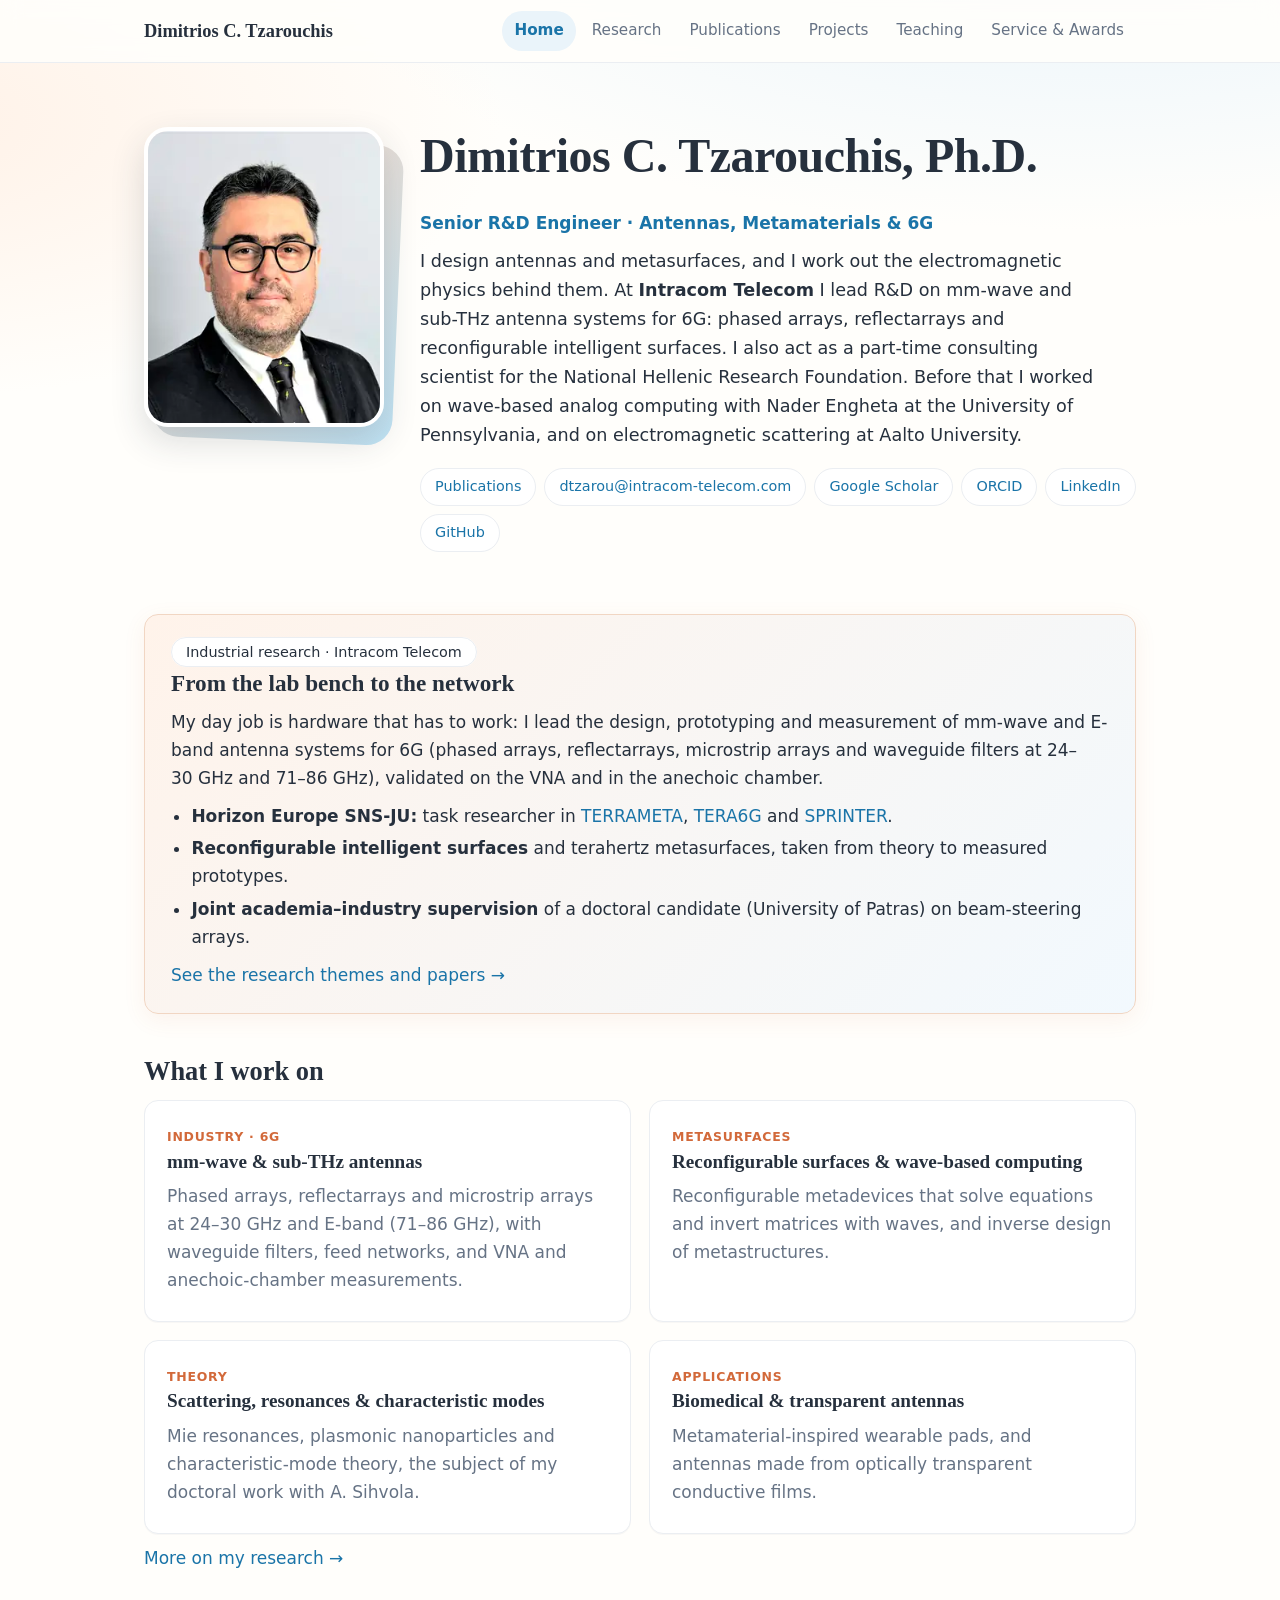
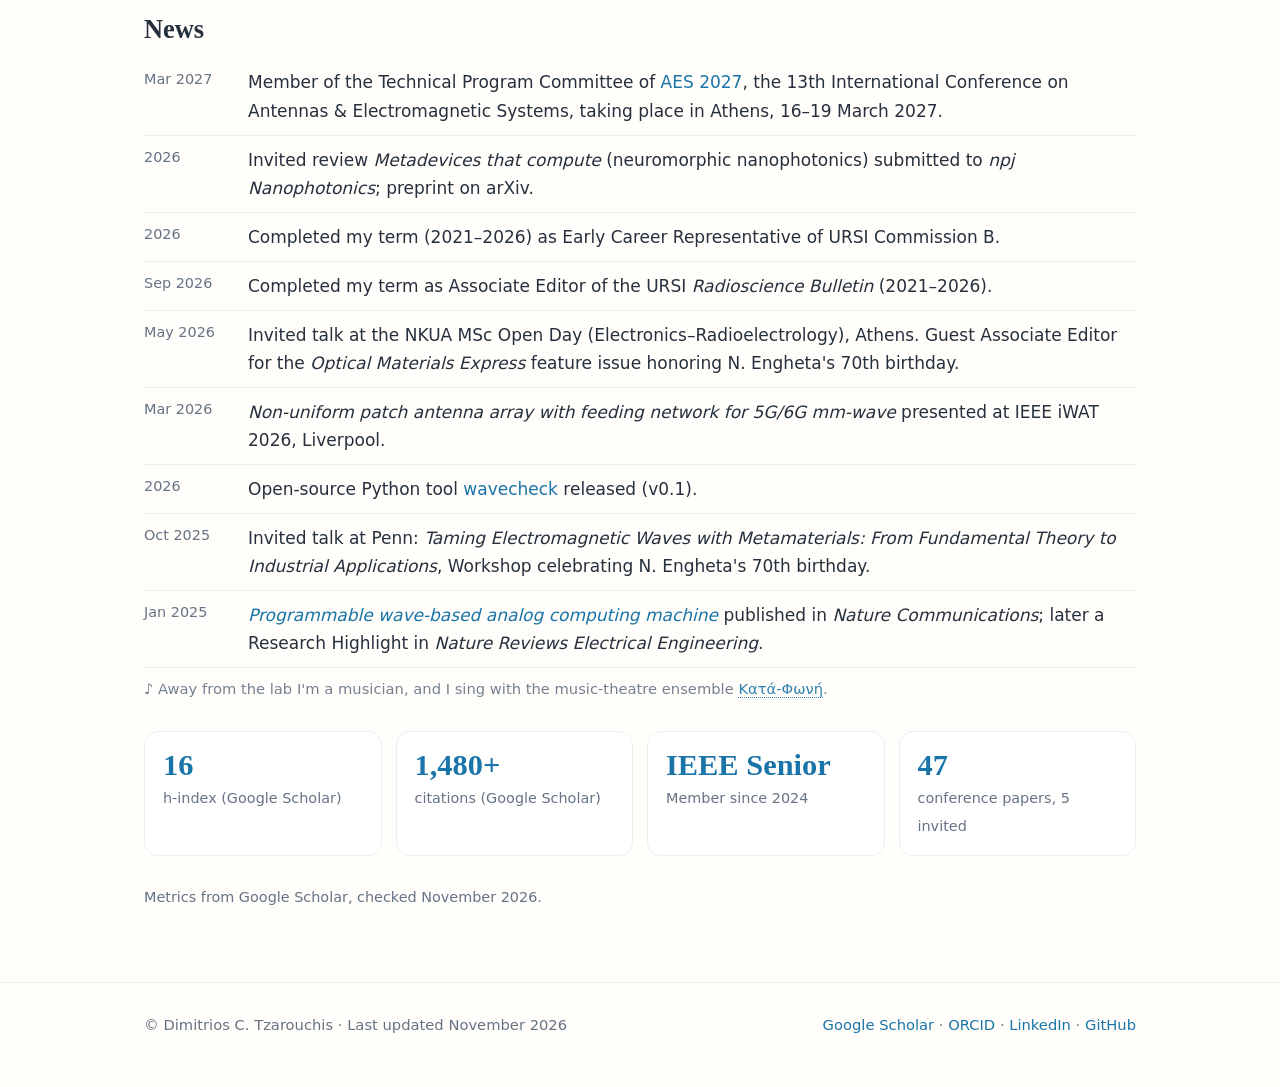
<file: index.html>
<!doctype html>
<html lang="en"><head><meta charset="utf-8">
<meta name="viewport" content="width=device-width,initial-scale=1">
<title>Home · Dimitrios C. Tzarouchis</title>
<meta name="description" content="Antennas, metamaterials and 6G: research and R&amp;D by Dimitrios C. Tzarouchis, Intracom Telecom.">
<meta property="og:title" content="Home · Dimitrios C. Tzarouchis">
<meta property="og:description" content="Antennas, metamaterials and 6G: research and R&amp;D by Dimitrios C. Tzarouchis, Intracom Telecom.">
<link rel="stylesheet" href="assets/style.css">
</head><body>
<header class="site"><div class="wrap"><a class="brand" href="index.html">Dimitrios C. Tzarouchis</a>
<nav aria-label="Main"><ul><li><a href="index.html" aria-current="page">Home</a></li><li><a href="research.html">Research</a></li><li><a href="publications.html">Publications</a></li><li><a href="projects.html">Projects</a></li><li><a href="teaching.html">Teaching</a></li><li><a href="service.html">Service & Awards</a></li></ul></nav></div></header>
<main class="wrap">

<section class="hero">
  <figure class="portrait"><img src="assets/headshot-pro.webp" alt="Portrait of Dimitrios C. Tzarouchis" width="288" height="360"></figure>
  <div>
    <h1>Dimitrios C. Tzarouchis, Ph.D.</h1>
    <p class="role">Senior R&amp;D Engineer · Antennas, Metamaterials &amp; 6G</p>
    <p class="lede">I design antennas and metasurfaces, and I work out the electromagnetic physics behind them. At
    <b>Intracom Telecom</b> I lead R&amp;D on mm-wave and sub-THz antenna systems for 6G: phased arrays, reflectarrays and
    reconfigurable intelligent surfaces. I also act as a part-time consulting scientist for the
    National Hellenic Research Foundation. Before that I worked on wave-based analog computing with
    Nader Engheta at the University of Pennsylvania, and on electromagnetic scattering at Aalto University.</p>
    <div class="pill-row">
      <a class="pill" href="publications.html">Publications</a>
      <a class="pill" href="mailto:dtzarou@intracom-telecom.com">dtzarou@intracom-telecom.com</a>
      <a class="pill" href="https://scholar.google.com/citations?user=mfFLfc8AAAAJ&hl=en">Google Scholar</a>
      <a class="pill" href="https://orcid.org/0000-0003-2044-1615">ORCID</a>
      <a class="pill" href="https://www.linkedin.com/in/dtzarouc/">LinkedIn</a>
      <a class="pill" href="https://github.com/dtzarouc">GitHub</a>
    </div>
  </div>
</section>


<section class="industry" aria-label="Industrial research">
  <span class="pill">Industrial research · Intracom Telecom</span>
  <h2>From the lab bench to the network</h2>
  <p>My day job is hardware that has to work: I lead the design, prototyping and measurement of mm-wave and E-band antenna systems for 6G
  (phased arrays, reflectarrays, microstrip arrays and waveguide filters at 24&ndash;30&nbsp;GHz and 71&ndash;86&nbsp;GHz), validated on the VNA and in the anechoic chamber.</p>
  <ul class="ind">
    <li><b>Horizon Europe SNS-JU:</b> task researcher in <a href="https://cordis.europa.eu/project/id/101097101">TERRAMETA</a>, <a href="https://cordis.europa.eu/project/id/101096949">TERA6G</a> and <a href="https://cordis.europa.eu/project/id/101070581">SPRINTER</a>.</li>
    <li><b>Reconfigurable intelligent surfaces</b> and terahertz metasurfaces, taken from theory to measured prototypes.</li>
    <li><b>Joint academia&ndash;industry supervision</b> of a doctoral candidate (University of Patras) on beam-steering arrays.</li>
  </ul>
  <p><a href="research.html">See the research themes and papers &rarr;</a></p>
</section>

<h2>What I work on</h2>
<div class="grid g2">
  <div class="card"><span class="tag">Industry · 6G</span><h3>mm-wave &amp; sub-THz antennas</h3>
    <p>Phased arrays, reflectarrays and microstrip arrays at 24–30&nbsp;GHz and E-band (71–86&nbsp;GHz), with waveguide filters,
    feed networks, and VNA and anechoic-chamber measurements.</p></div>
  <div class="card"><span class="tag">Metasurfaces</span><h3>Reconfigurable surfaces &amp; wave-based computing</h3>
    <p>Reconfigurable metadevices that solve equations and invert matrices with waves, and inverse design of metastructures.</p></div>
  <div class="card"><span class="tag">Theory</span><h3>Scattering, resonances &amp; characteristic modes</h3>
    <p>Mie resonances, plasmonic nanoparticles and characteristic-mode theory, the subject of my doctoral work with A.&nbsp;Sihvola.</p></div>
  <div class="card"><span class="tag">Applications</span><h3>Biomedical &amp; transparent antennas</h3>
    <p>Metamaterial-inspired wearable pads, and antennas made from optically transparent conductive films.</p></div>
</div>
<p><a href="research.html">More on my research →</a></p>

<h2>News</h2>
<ul class="news"><li><time>Mar 2027</time><span>Member of the Technical Program Committee of <a href="https://aesconference.org">AES 2027</a>, the 13th International Conference on Antennas &amp; Electromagnetic Systems, taking place in Athens, 16–19 March 2027.</span></li><li><time>2026</time><span>Invited review <i>Metadevices that compute</i> (neuromorphic nanophotonics) submitted to <i>npj Nanophotonics</i>; preprint on arXiv.</span></li><li><time>2026</time><span>Completed my term (2021–2026) as Early Career Representative of URSI Commission B.</span></li><li><time>Sep 2026</time><span>Completed my term as Associate Editor of the URSI <i>Radioscience Bulletin</i> (2021–2026).</span></li><li><time>May 2026</time><span>Invited talk at the NKUA MSc Open Day (Electronics–Radioelectrology), Athens. Guest Associate Editor for the <i>Optical Materials Express</i> feature issue honoring N. Engheta's 70th birthday.</span></li><li><time>Mar 2026</time><span><i>Non-uniform patch antenna array with feeding network for 5G/6G mm-wave</i> presented at IEEE iWAT 2026, Liverpool.</span></li><li><time>2026</time><span>Open-source Python tool <a href="https://github.com/dtzarouc/wavecheck">wavecheck</a> released (v0.1).</span></li><li><time>Oct 2025</time><span>Invited talk at Penn: <i>Taming Electromagnetic Waves with Metamaterials: From Fundamental Theory to Industrial Applications</i>, Workshop celebrating N. Engheta's 70th birthday.</span></li><li><time>Jan 2025</time><span><a href="https://doi.org/10.1038/s41467-025-56019-1"><i>Programmable wave-based analog computing machine</i></a> published in <i>Nature Communications</i>; later a Research Highlight in <i>Nature Reviews Electrical Engineering</i>.</span></li></ul>
<p class="note music">♪ Away from the lab I'm a musician, and I sing with the music-theatre ensemble <a href="https://katafoni.gr">Κατά-Φωνή</a>.</p>

<section class="stats" aria-label="Research metrics">
  <div class="stat"><b>16</b><span>h-index (Google Scholar)</span></div>
  <div class="stat"><b>1,480+</b><span>citations (Google Scholar)</span></div>
  <div class="stat"><b>IEEE Senior</b><span>Member since 2024</span></div>
  <div class="stat"><b>47</b><span>conference papers, 5 invited</span></div>
</section>
<p class="note">Metrics from Google Scholar, checked November 2026.</p>

</main>
<footer class="site"><div class="wrap">
<div>© Dimitrios C. Tzarouchis · Last updated November 2026</div>
<div><a href="https://scholar.google.com/citations?user=mfFLfc8AAAAJ&hl=en">Google Scholar</a> · <a href="https://orcid.org/0000-0003-2044-1615">ORCID</a> · <a href="https://www.linkedin.com/in/dtzarouc/">LinkedIn</a> · <a href="https://github.com/dtzarouc">GitHub</a></div>
</div></footer>
</body></html>
</file>
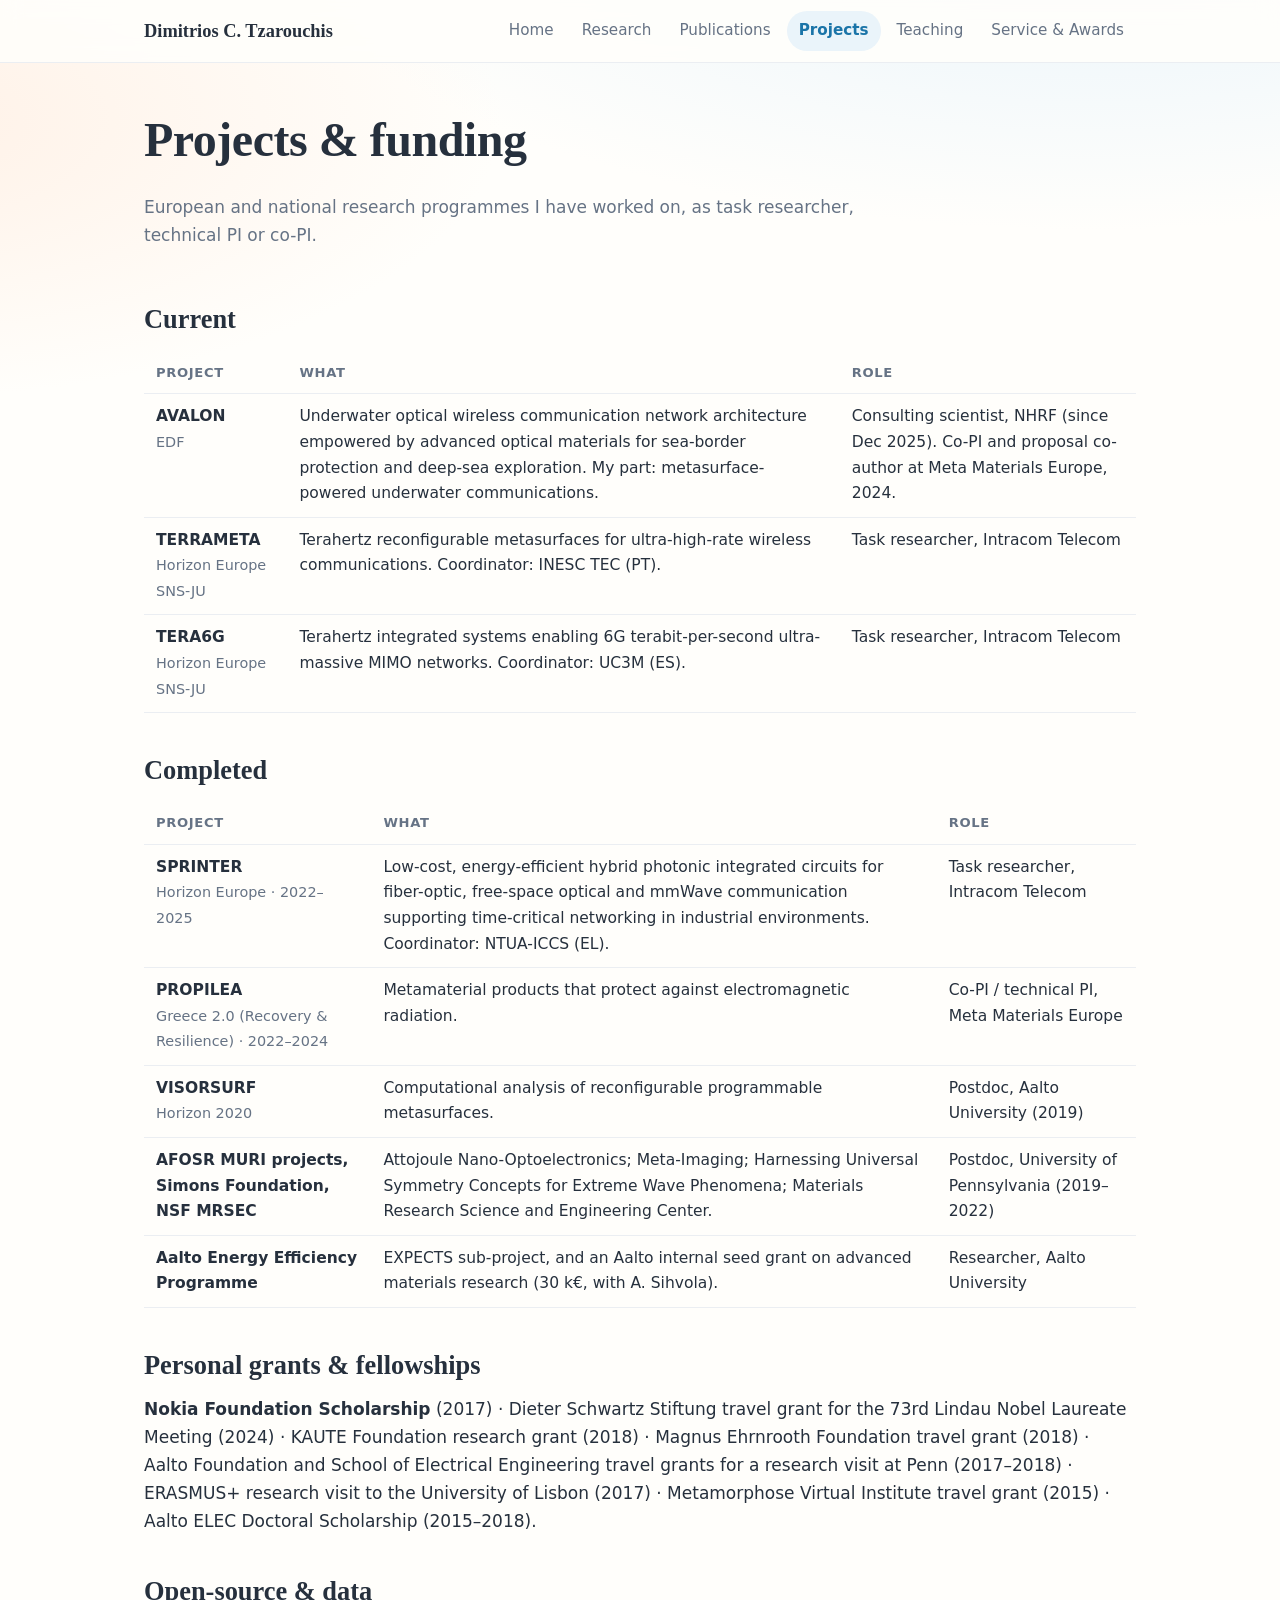
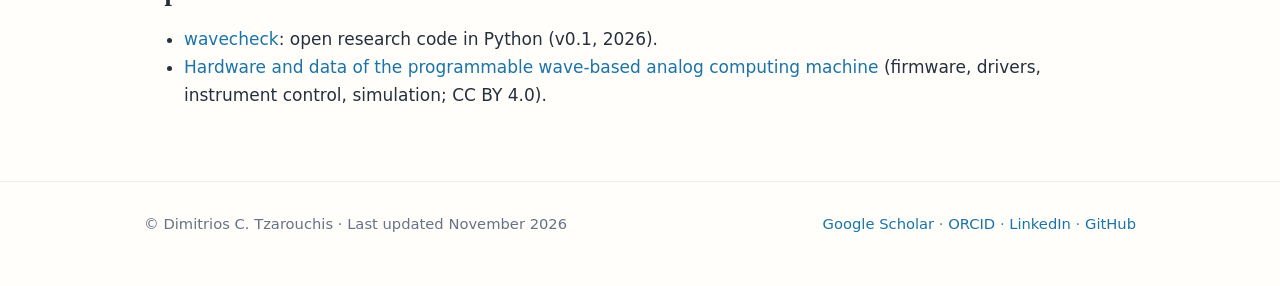
<file: projects.html>
<!doctype html>
<html lang="en"><head><meta charset="utf-8">
<meta name="viewport" content="width=device-width,initial-scale=1">
<title>Projects · Dimitrios C. Tzarouchis</title>
<meta name="description" content="EU and national research projects and grants: TERRAMETA, TERA6G, SPRINTER, AVALON and more.">
<meta property="og:title" content="Projects · Dimitrios C. Tzarouchis">
<meta property="og:description" content="EU and national research projects and grants: TERRAMETA, TERA6G, SPRINTER, AVALON and more.">
<link rel="stylesheet" href="assets/style.css">
</head><body>
<header class="site"><div class="wrap"><a class="brand" href="index.html">Dimitrios C. Tzarouchis</a>
<nav aria-label="Main"><ul><li><a href="index.html">Home</a></li><li><a href="research.html">Research</a></li><li><a href="publications.html">Publications</a></li><li><a href="projects.html" aria-current="page">Projects</a></li><li><a href="teaching.html">Teaching</a></li><li><a href="service.html">Service & Awards</a></li></ul></nav></div></header>
<main class="wrap">
<section class="page-head"><h1>Projects &amp; funding</h1><p>European and national research programmes I have worked on, as task researcher, technical PI or co-PI.</p></section>
<h2>Current</h2>
<table class="clean">
<tr><th>Project</th><th>What</th><th>Role</th></tr>
<tr><td><b>AVALON</b><br><span class="note">EDF</span></td><td>Underwater optical wireless communication network architecture empowered by advanced optical materials for sea-border protection and deep-sea exploration. My part: metasurface-powered underwater communications.</td><td>Consulting scientist, NHRF (since Dec 2025). Co-PI and proposal co-author at Meta Materials Europe, 2024.</td></tr>
<tr><td><b>TERRAMETA</b><br><span class="note">Horizon Europe SNS-JU</span></td><td>Terahertz reconfigurable metasurfaces for ultra-high-rate wireless communications. Coordinator: INESC TEC (PT).</td><td>Task researcher, Intracom Telecom</td></tr>
<tr><td><b>TERA6G</b><br><span class="note">Horizon Europe SNS-JU</span></td><td>Terahertz integrated systems enabling 6G terabit-per-second ultra-massive MIMO networks. Coordinator: UC3M (ES).</td><td>Task researcher, Intracom Telecom</td></tr>
</table>
<h2>Completed</h2>
<table class="clean">
<tr><th>Project</th><th>What</th><th>Role</th></tr>
<tr><td><b>SPRINTER</b><br><span class="note">Horizon Europe · 2022–2025</span></td><td>Low-cost, energy-efficient hybrid photonic integrated circuits for fiber-optic, free-space optical and mmWave communication supporting time-critical networking in industrial environments. Coordinator: NTUA-ICCS (EL).</td><td>Task researcher, Intracom Telecom</td></tr>
<tr><td><b>PROPILEA</b><br><span class="note">Greece 2.0 (Recovery &amp; Resilience) · 2022–2024</span></td><td>Metamaterial products that protect against electromagnetic radiation.</td><td>Co-PI / technical PI, Meta Materials Europe</td></tr>
<tr><td><b>VISORSURF</b><br><span class="note">Horizon 2020</span></td><td>Computational analysis of reconfigurable programmable metasurfaces.</td><td>Postdoc, Aalto University (2019)</td></tr>
<tr><td><b>AFOSR MURI projects, Simons Foundation, NSF MRSEC</b></td><td>Attojoule Nano-Optoelectronics; Meta-Imaging; Harnessing Universal Symmetry Concepts for Extreme Wave Phenomena; Materials Research Science and Engineering Center.</td><td>Postdoc, University of Pennsylvania (2019–2022)</td></tr>
<tr><td><b>Aalto Energy Efficiency Programme</b></td><td>EXPECTS sub-project, and an Aalto internal seed grant on advanced materials research (30&nbsp;k€, with A.&nbsp;Sihvola).</td><td>Researcher, Aalto University</td></tr>
</table>
<h2>Personal grants &amp; fellowships</h2>
<p><b>Nokia Foundation Scholarship</b> (2017) · Dieter Schwartz Stiftung travel grant for the 73rd Lindau Nobel Laureate Meeting (2024) · KAUTE Foundation research grant (2018) · Magnus Ehrnrooth Foundation travel grant (2018) · Aalto Foundation and School of Electrical Engineering travel grants for a research visit at Penn (2017–2018) · ERASMUS+ research visit to the University of Lisbon (2017) · Metamorphose Virtual Institute travel grant (2015) · Aalto ELEC Doctoral Scholarship (2015–2018).</p>
<h2>Open-source &amp; data</h2>
<ul>
<li><a href="https://github.com/dtzarouc/wavecheck">wavecheck</a>: open research code in Python (v0.1, 2026).</li>
<li><a href="https://doi.org/10.6084/m9.figshare.26936227">Hardware and data of the programmable wave-based analog computing machine</a> (firmware, drivers, instrument control, simulation; CC BY 4.0).</li>
</ul>

</main>
<footer class="site"><div class="wrap">
<div>© Dimitrios C. Tzarouchis · Last updated November 2026</div>
<div><a href="https://scholar.google.com/citations?user=mfFLfc8AAAAJ&hl=en">Google Scholar</a> · <a href="https://orcid.org/0000-0003-2044-1615">ORCID</a> · <a href="https://www.linkedin.com/in/dtzarouc/">LinkedIn</a> · <a href="https://github.com/dtzarouc">GitHub</a></div>
</div></footer>
</body></html>
</file>
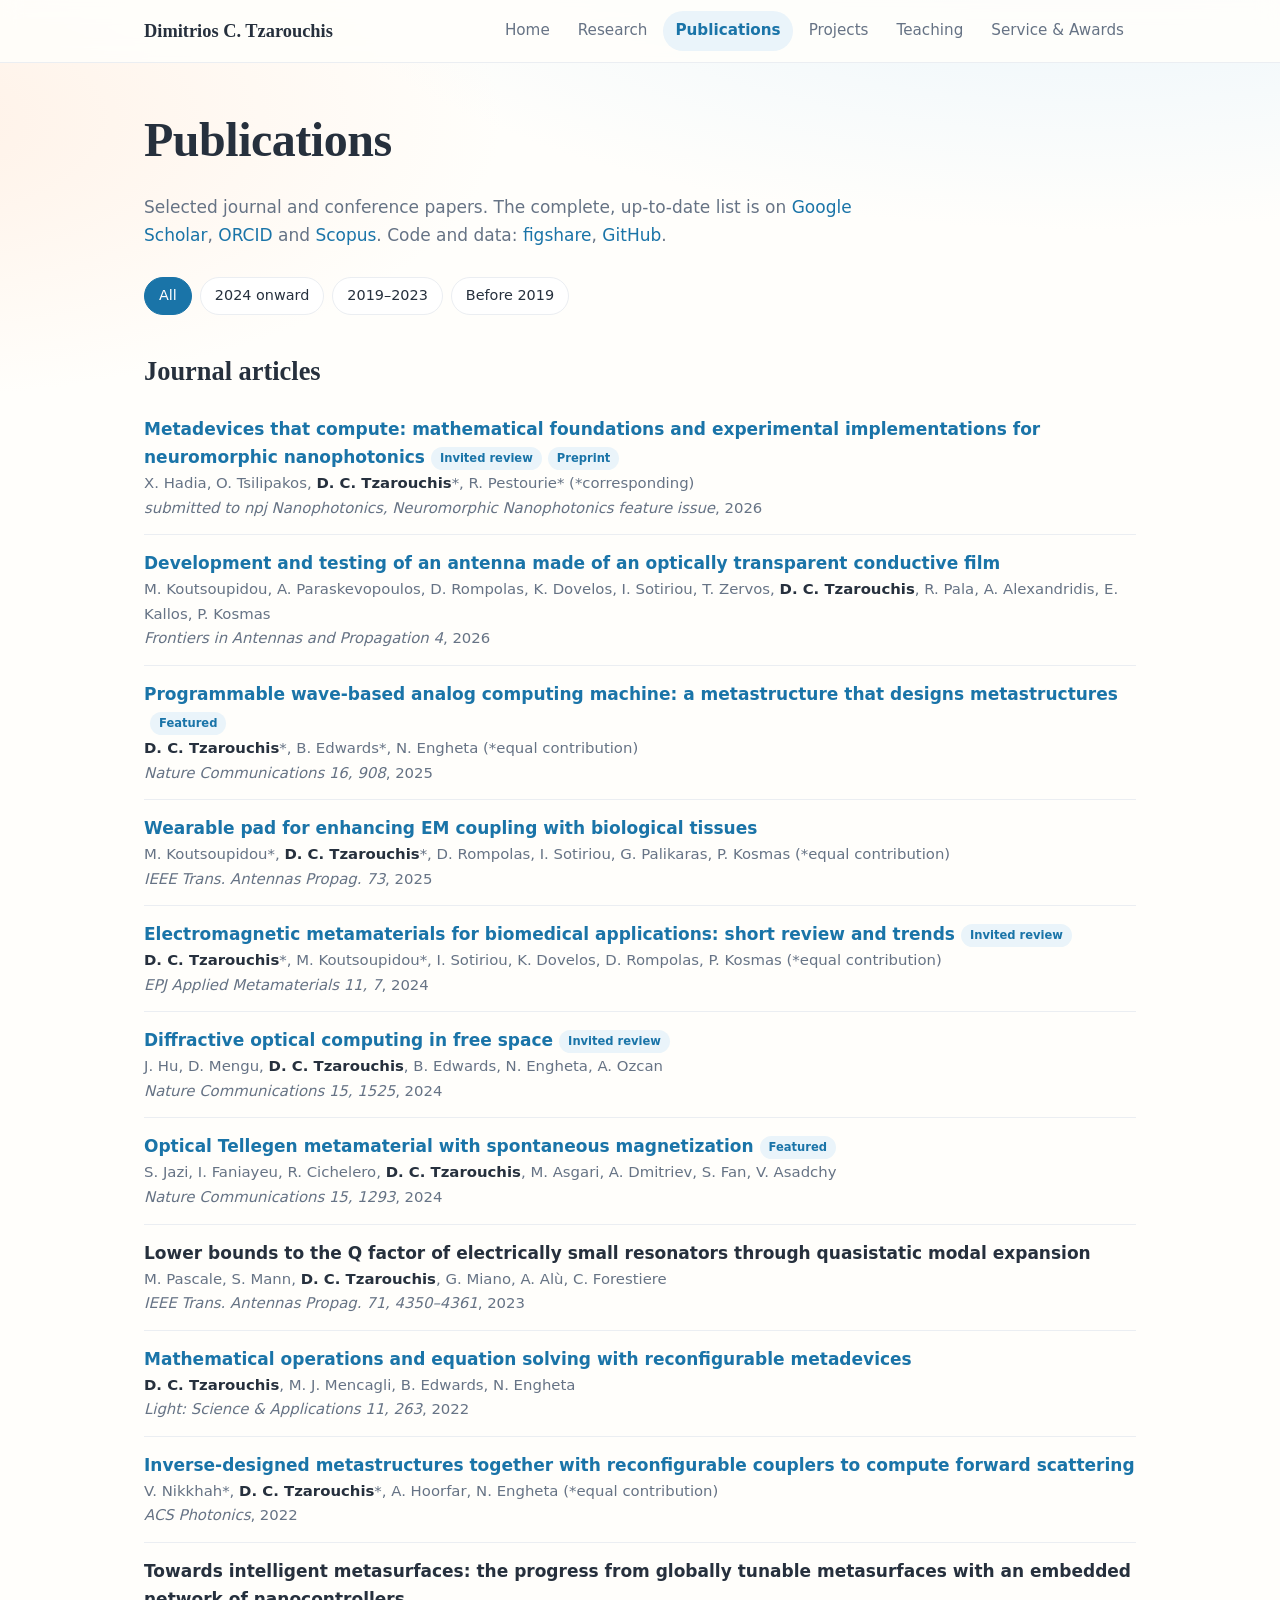
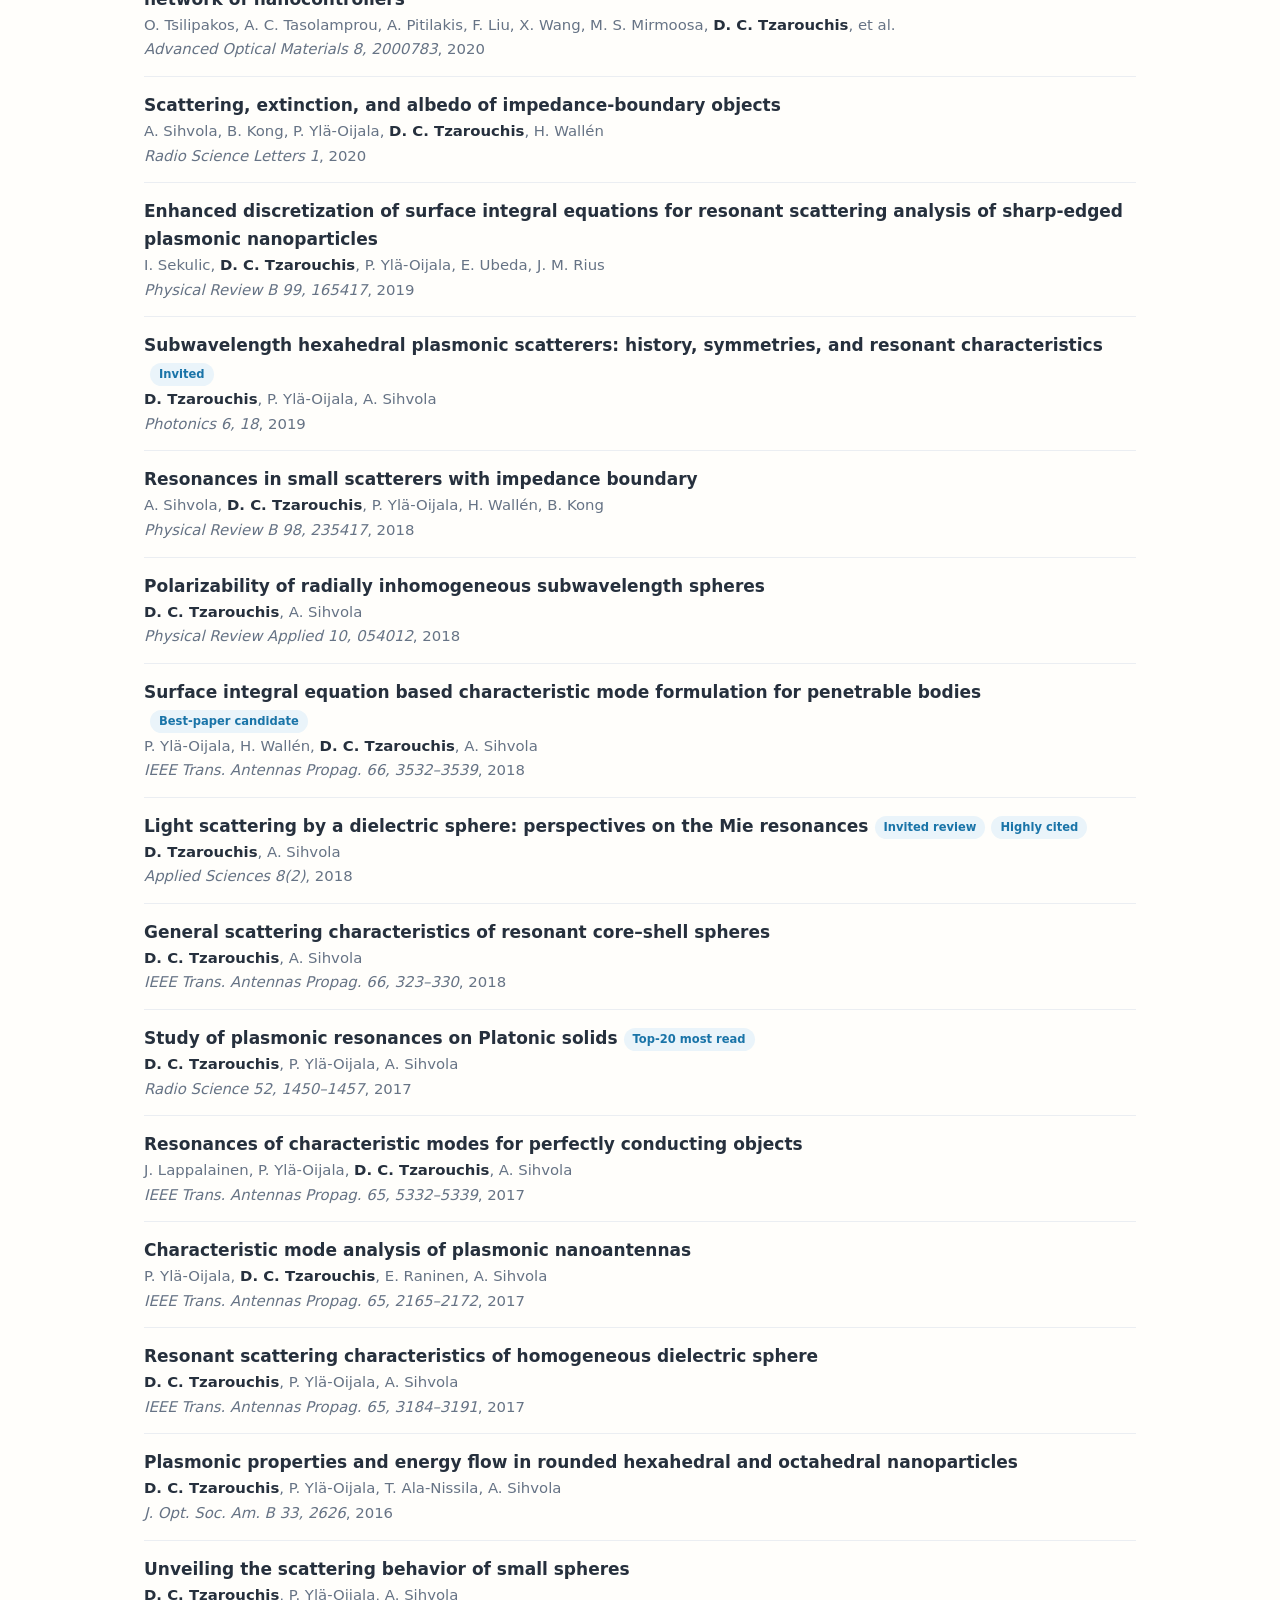
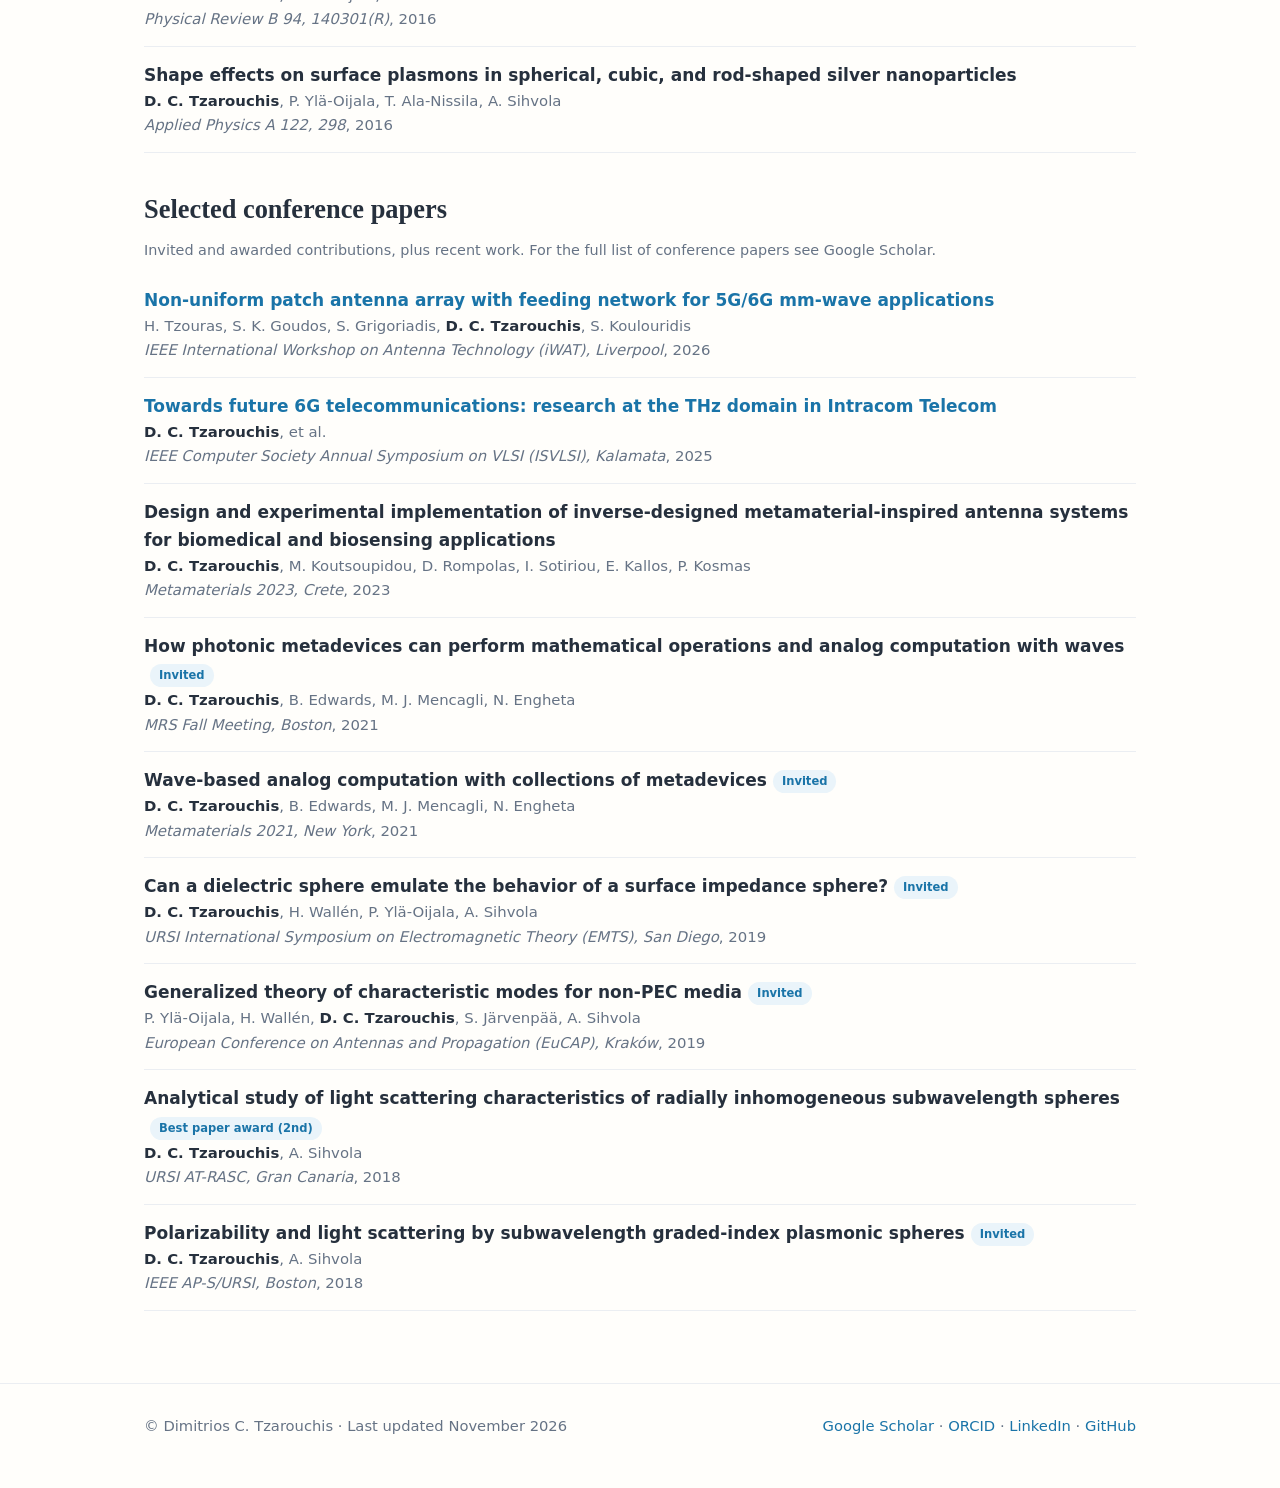
<file: publications.html>
<!doctype html>
<html lang="en"><head><meta charset="utf-8">
<meta name="viewport" content="width=device-width,initial-scale=1">
<title>Publications · Dimitrios C. Tzarouchis</title>
<meta name="description" content="Selected journal and conference publications of Dimitrios C. Tzarouchis.">
<meta property="og:title" content="Publications · Dimitrios C. Tzarouchis">
<meta property="og:description" content="Selected journal and conference publications of Dimitrios C. Tzarouchis.">
<link rel="stylesheet" href="assets/style.css">
</head><body>
<header class="site"><div class="wrap"><a class="brand" href="index.html">Dimitrios C. Tzarouchis</a>
<nav aria-label="Main"><ul><li><a href="index.html">Home</a></li><li><a href="research.html">Research</a></li><li><a href="publications.html" aria-current="page">Publications</a></li><li><a href="projects.html">Projects</a></li><li><a href="teaching.html">Teaching</a></li><li><a href="service.html">Service & Awards</a></li></ul></nav></div></header>
<main class="wrap">
<section class="page-head"><h1>Publications</h1><p>Selected journal and conference papers. The complete, up-to-date list is on <a href="https://scholar.google.com/citations?user=mfFLfc8AAAAJ&hl=en">Google Scholar</a>, <a href="https://orcid.org/0000-0003-2044-1615">ORCID</a> and <a href="https://www.scopus.com/authid/detail.uri?authorId=56023784900">Scopus</a>. Code and data: <a href="https://figshare.com/authors/Dimitrios_Tzarouchis/19539553">figshare</a>, <a href="https://github.com/dtzarouc">GitHub</a>.</p></section>
<div class="filters" role="group" aria-label="Filter publications">
  <button aria-pressed="true" data-f="all">All</button>
  <button aria-pressed="false" data-f="2024">2024 onward</button>
  <button aria-pressed="false" data-f="2019">2019–2023</button>
  <button aria-pressed="false" data-f="old">Before 2019</button>
</div>
<h2>Journal articles</h2>
<ol class="pubs" id="journals"><li data-year="2026"><div class="t"><a href="https://arxiv.org/abs/2610.40903">Metadevices that compute: mathematical foundations and experimental implementations for neuromorphic nanophotonics</a><span class="badge">Invited review</span><span class="badge">Preprint</span></div><div class="meta">X. Hadia, O. Tsilipakos, <span class="me">D. C. Tzarouchis</span>*, R. Pestourie* (*corresponding)</div><div class="meta"><i>submitted to npj Nanophotonics, Neuromorphic Nanophotonics feature issue</i>, 2026</div></li><li data-year="2026"><div class="t"><a href="https://doi.org/10.3389/fanpr.2026.1719187">Development and testing of an antenna made of an optically transparent conductive film</a></div><div class="meta">M. Koutsoupidou, A. Paraskevopoulos, D. Rompolas, K. Dovelos, I. Sotiriou, T. Zervos, <span class="me">D. C. Tzarouchis</span>, R. Pala, A. Alexandridis, E. Kallos, P. Kosmas</div><div class="meta"><i>Frontiers in Antennas and Propagation 4</i>, 2026</div></li><li data-year="2025"><div class="t"><a href="https://doi.org/10.1038/s41467-025-56019-1">Programmable wave-based analog computing machine: a metastructure that designs metastructures</a><span class="badge">Featured</span></div><div class="meta"><span class="me">D. C. Tzarouchis</span>*, B. Edwards*, N. Engheta (*equal contribution)</div><div class="meta"><i>Nature Communications 16, 908</i>, 2025</div></li><li data-year="2025"><div class="t"><a href="https://doi.org/10.1109/TAP.2024.3492504">Wearable pad for enhancing EM coupling with biological tissues</a></div><div class="meta">M. Koutsoupidou*, <span class="me">D. C. Tzarouchis</span>*, D. Rompolas, I. Sotiriou, G. Palikaras, P. Kosmas (*equal contribution)</div><div class="meta"><i>IEEE Trans. Antennas Propag. 73</i>, 2025</div></li><li data-year="2024"><div class="t"><a href="https://doi.org/10.1051/epjam/2024006">Electromagnetic metamaterials for biomedical applications: short review and trends</a><span class="badge">Invited review</span></div><div class="meta"><span class="me">D. C. Tzarouchis</span>*, M. Koutsoupidou*, I. Sotiriou, K. Dovelos, D. Rompolas, P. Kosmas (*equal contribution)</div><div class="meta"><i>EPJ Applied Metamaterials 11, 7</i>, 2024</div></li><li data-year="2024"><div class="t"><a href="https://doi.org/10.1038/s41467-024-45982-w">Diffractive optical computing in free space</a><span class="badge">Invited review</span></div><div class="meta">J. Hu, D. Mengu, <span class="me">D. C. Tzarouchis</span>, B. Edwards, N. Engheta, A. Ozcan</div><div class="meta"><i>Nature Communications 15, 1525</i>, 2024</div></li><li data-year="2024"><div class="t"><a href="https://www.nature.com/articles/s41467-024-45225-y">Optical Tellegen metamaterial with spontaneous magnetization</a><span class="badge">Featured</span></div><div class="meta">S. Jazi, I. Faniayeu, R. Cichelero, <span class="me">D. C. Tzarouchis</span>, M. Asgari, A. Dmitriev, S. Fan, V. Asadchy</div><div class="meta"><i>Nature Communications 15, 1293</i>, 2024</div></li><li data-year="2023"><div class="t">Lower bounds to the Q factor of electrically small resonators through quasistatic modal expansion</div><div class="meta">M. Pascale, S. Mann, <span class="me">D. C. Tzarouchis</span>, G. Miano, A. Alù, C. Forestiere</div><div class="meta"><i>IEEE Trans. Antennas Propag. 71, 4350–4361</i>, 2023</div></li><li data-year="2022"><div class="t"><a href="https://doi.org/10.1038/s41377-022-00950-1">Mathematical operations and equation solving with reconfigurable metadevices</a></div><div class="meta"><span class="me">D. C. Tzarouchis</span>, M. J. Mencagli, B. Edwards, N. Engheta</div><div class="meta"><i>Light: Science &amp; Applications 11, 263</i>, 2022</div></li><li data-year="2022"><div class="t"><a href="https://doi.org/10.1021/acsphotonics.2c00373">Inverse-designed metastructures together with reconfigurable couplers to compute forward scattering</a></div><div class="meta">V. Nikkhah*, <span class="me">D. C. Tzarouchis</span>*, A. Hoorfar, N. Engheta (*equal contribution)</div><div class="meta"><i>ACS Photonics</i>, 2022</div></li><li data-year="2020"><div class="t">Towards intelligent metasurfaces: the progress from globally tunable metasurfaces with an embedded network of nanocontrollers</div><div class="meta">O. Tsilipakos, A. C. Tasolamprou, A. Pitilakis, F. Liu, X. Wang, M. S. Mirmoosa, <span class="me">D. C. Tzarouchis</span>, et al.</div><div class="meta"><i>Advanced Optical Materials 8, 2000783</i>, 2020</div></li><li data-year="2020"><div class="t">Scattering, extinction, and albedo of impedance-boundary objects</div><div class="meta">A. Sihvola, B. Kong, P. Ylä-Oijala, <span class="me">D. C. Tzarouchis</span>, H. Wallén</div><div class="meta"><i>Radio Science Letters 1</i>, 2020</div></li><li data-year="2019"><div class="t">Enhanced discretization of surface integral equations for resonant scattering analysis of sharp-edged plasmonic nanoparticles</div><div class="meta">I. Sekulic, <span class="me">D. C. Tzarouchis</span>, P. Ylä-Oijala, E. Ubeda, J. M. Rius</div><div class="meta"><i>Physical Review B 99, 165417</i>, 2019</div></li><li data-year="2019"><div class="t">Subwavelength hexahedral plasmonic scatterers: history, symmetries, and resonant characteristics<span class="badge">Invited</span></div><div class="meta"><span class="me">D. Tzarouchis</span>, P. Ylä-Oijala, A. Sihvola</div><div class="meta"><i>Photonics 6, 18</i>, 2019</div></li><li data-year="2018"><div class="t">Resonances in small scatterers with impedance boundary</div><div class="meta">A. Sihvola, <span class="me">D. C. Tzarouchis</span>, P. Ylä-Oijala, H. Wallén, B. Kong</div><div class="meta"><i>Physical Review B 98, 235417</i>, 2018</div></li><li data-year="2018"><div class="t">Polarizability of radially inhomogeneous subwavelength spheres</div><div class="meta"><span class="me">D. C. Tzarouchis</span>, A. Sihvola</div><div class="meta"><i>Physical Review Applied 10, 054012</i>, 2018</div></li><li data-year="2018"><div class="t">Surface integral equation based characteristic mode formulation for penetrable bodies<span class="badge">Best-paper candidate</span></div><div class="meta">P. Ylä-Oijala, H. Wallén, <span class="me">D. C. Tzarouchis</span>, A. Sihvola</div><div class="meta"><i>IEEE Trans. Antennas Propag. 66, 3532–3539</i>, 2018</div></li><li data-year="2018"><div class="t">Light scattering by a dielectric sphere: perspectives on the Mie resonances<span class="badge">Invited review</span><span class="badge">Highly cited</span></div><div class="meta"><span class="me">D. Tzarouchis</span>, A. Sihvola</div><div class="meta"><i>Applied Sciences 8(2)</i>, 2018</div></li><li data-year="2018"><div class="t">General scattering characteristics of resonant core–shell spheres</div><div class="meta"><span class="me">D. C. Tzarouchis</span>, A. Sihvola</div><div class="meta"><i>IEEE Trans. Antennas Propag. 66, 323–330</i>, 2018</div></li><li data-year="2017"><div class="t">Study of plasmonic resonances on Platonic solids<span class="badge">Top-20 most read</span></div><div class="meta"><span class="me">D. C. Tzarouchis</span>, P. Ylä-Oijala, A. Sihvola</div><div class="meta"><i>Radio Science 52, 1450–1457</i>, 2017</div></li><li data-year="2017"><div class="t">Resonances of characteristic modes for perfectly conducting objects</div><div class="meta">J. Lappalainen, P. Ylä-Oijala, <span class="me">D. C. Tzarouchis</span>, A. Sihvola</div><div class="meta"><i>IEEE Trans. Antennas Propag. 65, 5332–5339</i>, 2017</div></li><li data-year="2017"><div class="t">Characteristic mode analysis of plasmonic nanoantennas</div><div class="meta">P. Ylä-Oijala, <span class="me">D. C. Tzarouchis</span>, E. Raninen, A. Sihvola</div><div class="meta"><i>IEEE Trans. Antennas Propag. 65, 2165–2172</i>, 2017</div></li><li data-year="2017"><div class="t">Resonant scattering characteristics of homogeneous dielectric sphere</div><div class="meta"><span class="me">D. C. Tzarouchis</span>, P. Ylä-Oijala, A. Sihvola</div><div class="meta"><i>IEEE Trans. Antennas Propag. 65, 3184–3191</i>, 2017</div></li><li data-year="2016"><div class="t">Plasmonic properties and energy flow in rounded hexahedral and octahedral nanoparticles</div><div class="meta"><span class="me">D. C. Tzarouchis</span>, P. Ylä-Oijala, T. Ala-Nissila, A. Sihvola</div><div class="meta"><i>J. Opt. Soc. Am. B 33, 2626</i>, 2016</div></li><li data-year="2016"><div class="t">Unveiling the scattering behavior of small spheres</div><div class="meta"><span class="me">D. C. Tzarouchis</span>, P. Ylä-Oijala, A. Sihvola</div><div class="meta"><i>Physical Review B 94, 140301(R)</i>, 2016</div></li><li data-year="2016"><div class="t">Shape effects on surface plasmons in spherical, cubic, and rod-shaped silver nanoparticles</div><div class="meta"><span class="me">D. C. Tzarouchis</span>, P. Ylä-Oijala, T. Ala-Nissila, A. Sihvola</div><div class="meta"><i>Applied Physics A 122, 298</i>, 2016</div></li></ol>
<h2>Selected conference papers</h2>
<p class="note">Invited and awarded contributions, plus recent work. For the full list of conference papers see Google Scholar.</p>
<ol class="pubs" id="confs"><li data-year="2026"><div class="t"><a href="https://doi.org/10.1109/iWAT66946.2026.11501896">Non-uniform patch antenna array with feeding network for 5G/6G mm-wave applications</a></div><div class="meta">H. Tzouras, S. K. Goudos, S. Grigoriadis, <span class="me">D. C. Tzarouchis</span>, S. Koulouridis</div><div class="meta"><i>IEEE International Workshop on Antenna Technology (iWAT), Liverpool</i>, 2026</div></li><li data-year="2025"><div class="t"><a href="https://doi.org/10.1109/ISVLSI65124.2025.11130288">Towards future 6G telecommunications: research at the THz domain in Intracom Telecom</a></div><div class="meta"><span class="me">D. C. Tzarouchis</span>, et al.</div><div class="meta"><i>IEEE Computer Society Annual Symposium on VLSI (ISVLSI), Kalamata</i>, 2025</div></li><li data-year="2023"><div class="t">Design and experimental implementation of inverse-designed metamaterial-inspired antenna systems for biomedical and biosensing applications</div><div class="meta"><span class="me">D. C. Tzarouchis</span>, M. Koutsoupidou, D. Rompolas, I. Sotiriou, E. Kallos, P. Kosmas</div><div class="meta"><i>Metamaterials 2023, Crete</i>, 2023</div></li><li data-year="2021"><div class="t">How photonic metadevices can perform mathematical operations and analog computation with waves<span class="badge">Invited</span></div><div class="meta"><span class="me">D. C. Tzarouchis</span>, B. Edwards, M. J. Mencagli, N. Engheta</div><div class="meta"><i>MRS Fall Meeting, Boston</i>, 2021</div></li><li data-year="2021"><div class="t">Wave-based analog computation with collections of metadevices<span class="badge">Invited</span></div><div class="meta"><span class="me">D. C. Tzarouchis</span>, B. Edwards, M. J. Mencagli, N. Engheta</div><div class="meta"><i>Metamaterials 2021, New York</i>, 2021</div></li><li data-year="2019"><div class="t">Can a dielectric sphere emulate the behavior of a surface impedance sphere?<span class="badge">Invited</span></div><div class="meta"><span class="me">D. C. Tzarouchis</span>, H. Wallén, P. Ylä-Oijala, A. Sihvola</div><div class="meta"><i>URSI International Symposium on Electromagnetic Theory (EMTS), San Diego</i>, 2019</div></li><li data-year="2019"><div class="t">Generalized theory of characteristic modes for non-PEC media<span class="badge">Invited</span></div><div class="meta">P. Ylä-Oijala, H. Wallén, <span class="me">D. C. Tzarouchis</span>, S. Järvenpää, A. Sihvola</div><div class="meta"><i>European Conference on Antennas and Propagation (EuCAP), Kraków</i>, 2019</div></li><li data-year="2018"><div class="t">Analytical study of light scattering characteristics of radially inhomogeneous subwavelength spheres<span class="badge">Best paper award (2nd)</span></div><div class="meta"><span class="me">D. C. Tzarouchis</span>, A. Sihvola</div><div class="meta"><i>URSI AT-RASC, Gran Canaria</i>, 2018</div></li><li data-year="2018"><div class="t">Polarizability and light scattering by subwavelength graded-index plasmonic spheres<span class="badge">Invited</span></div><div class="meta"><span class="me">D. C. Tzarouchis</span>, A. Sihvola</div><div class="meta"><i>IEEE AP-S/URSI, Boston</i>, 2018</div></li></ol>
<script>
document.querySelectorAll('.filters button').forEach(function(b){
  b.addEventListener('click',function(){
    document.querySelectorAll('.filters button').forEach(function(x){x.setAttribute('aria-pressed','false')});
    b.setAttribute('aria-pressed','true');
    var f=b.dataset.f;
    document.querySelectorAll('ol.pubs li').forEach(function(li){
      var y=+li.dataset.year, show=f==='all'||(f==='2024'&&y>=2024)||(f==='2019'&&y>=2019&&y<=2023)||(f==='old'&&y<2019);
      li.style.display=show?'':'none';
    });
  });
});
</script>

</main>
<footer class="site"><div class="wrap">
<div>© Dimitrios C. Tzarouchis · Last updated November 2026</div>
<div><a href="https://scholar.google.com/citations?user=mfFLfc8AAAAJ&hl=en">Google Scholar</a> · <a href="https://orcid.org/0000-0003-2044-1615">ORCID</a> · <a href="https://www.linkedin.com/in/dtzarouc/">LinkedIn</a> · <a href="https://github.com/dtzarouc">GitHub</a></div>
</div></footer>
</body></html>
</file>
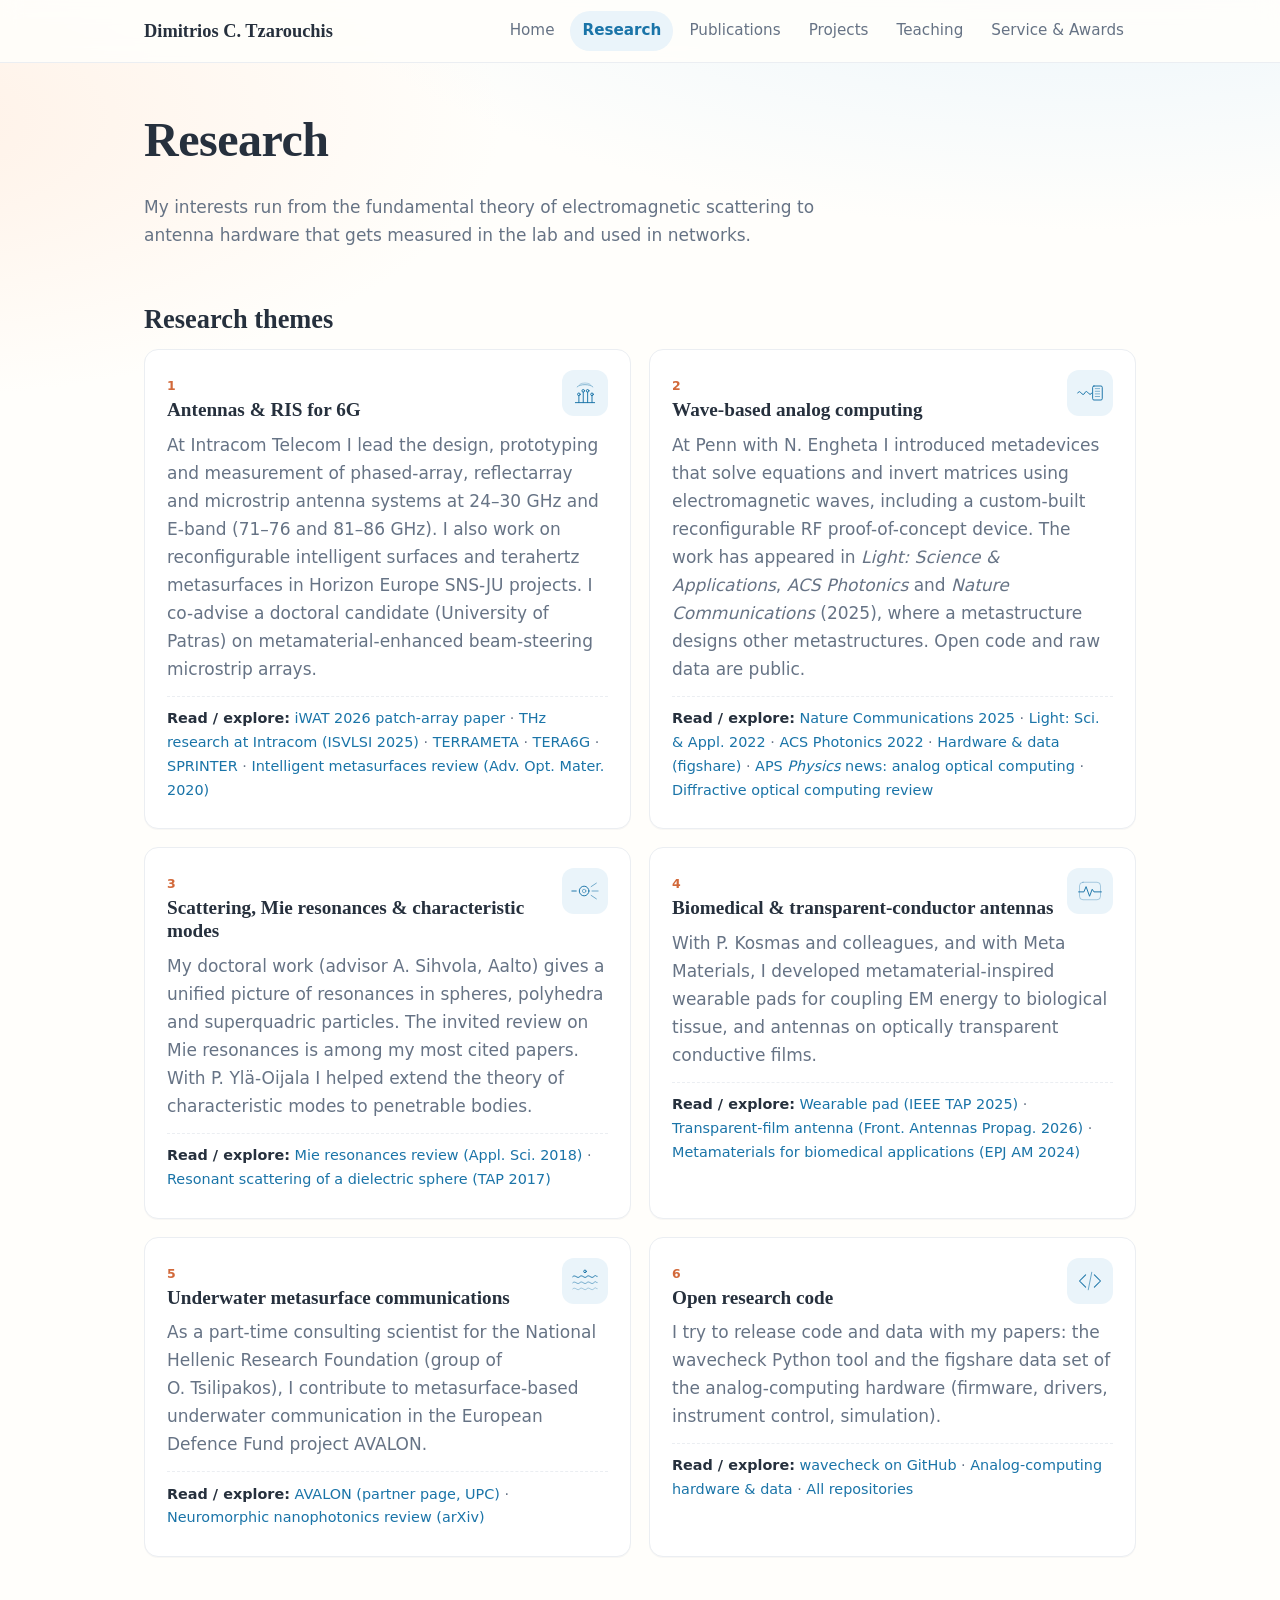
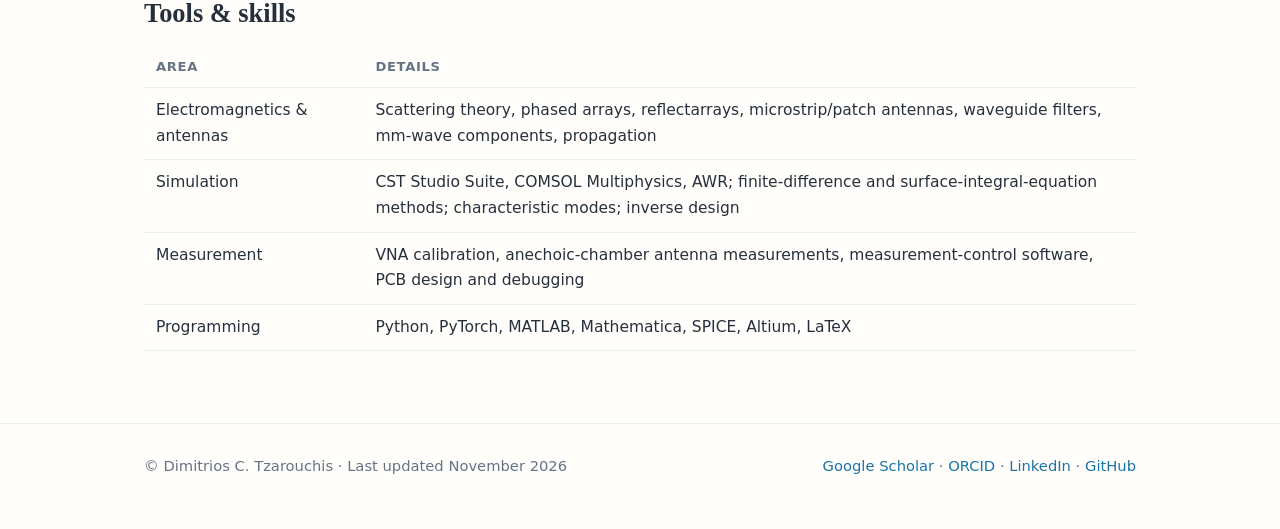
<file: research.html>
<!doctype html>
<html lang="en"><head><meta charset="utf-8">
<meta name="viewport" content="width=device-width,initial-scale=1">
<title>Research · Dimitrios C. Tzarouchis</title>
<meta name="description" content="Research themes: antennas and RIS for 6G, wave-based analog computing, scattering theory, biomedical antennas.">
<meta property="og:title" content="Research · Dimitrios C. Tzarouchis">
<meta property="og:description" content="Research themes: antennas and RIS for 6G, wave-based analog computing, scattering theory, biomedical antennas.">
<link rel="stylesheet" href="assets/style.css">
</head><body>
<header class="site"><div class="wrap"><a class="brand" href="index.html">Dimitrios C. Tzarouchis</a>
<nav aria-label="Main"><ul><li><a href="index.html">Home</a></li><li><a href="research.html" aria-current="page">Research</a></li><li><a href="publications.html">Publications</a></li><li><a href="projects.html">Projects</a></li><li><a href="teaching.html">Teaching</a></li><li><a href="service.html">Service & Awards</a></li></ul></nav></div></header>
<main class="wrap">
<section class="page-head"><h1>Research</h1><p>My interests run from the fundamental theory of electromagnetic scattering to antenna hardware that gets measured in the lab and used in networks.</p></section>
<h2>Research themes</h2>
<div class="grid g2">
<div class="card"><div class="ic"><svg viewBox="0 0 64 64" aria-hidden="true"><g fill="none" stroke="currentColor" stroke-width="2.2" stroke-linecap="round"><path d="M10 54h44"/><path d="M18 54V38M28 54V30M38 54V30M48 54V38"/><circle cx="18" cy="35" r="3"/><circle cx="28" cy="27" r="3"/><circle cx="38" cy="27" r="3"/><circle cx="48" cy="35" r="3"/><path d="M14 18c6-7 30-7 36 0" opacity=".5"/><path d="M20 12c5-4 19-4 24 0" opacity=".3"/></g></svg></div><span class="tag">1</span><h3>Antennas &amp; RIS for 6G</h3>
<p>At Intracom Telecom I lead the design, prototyping and measurement of phased-array, reflectarray and microstrip antenna systems at 24–30&nbsp;GHz and E-band (71–76 and 81–86&nbsp;GHz). I also work on reconfigurable intelligent surfaces and terahertz metasurfaces in Horizon Europe SNS-JU projects. I co-advise a doctoral candidate (University of Patras) on metamaterial-enhanced beam-steering microstrip arrays.</p>
<p class="links"><b>Read / explore:</b> <a href="https://doi.org/10.1109/iWAT66946.2026.11501896">iWAT 2026 patch-array paper</a> · <a href="https://doi.org/10.1109/ISVLSI65124.2025.11130288">THz research at Intracom (ISVLSI 2025)</a> · <a href="https://cordis.europa.eu/project/id/101097101">TERRAMETA</a> · <a href="https://cordis.europa.eu/project/id/101096949">TERA6G</a> · <a href="https://cordis.europa.eu/project/id/101070581">SPRINTER</a> · <a href="https://doi.org/10.1002/adom.202000783">Intelligent metasurfaces review (Adv. Opt. Mater. 2020)</a></p></div>
<div class="card"><div class="ic"><svg viewBox="0 0 64 64" aria-hidden="true"><g fill="none" stroke="currentColor" stroke-width="2.2" stroke-linecap="round"><path d="M4 32c6-12 10 12 16 0s10 12 16 0"/><rect x="38" y="16" width="22" height="32" rx="3"/><path d="M44 22h10M44 28h10M44 34h10M44 40h10" opacity=".55"/></g></svg></div><span class="tag">2</span><h3>Wave-based analog computing</h3>
<p>At Penn with N.&nbsp;Engheta I introduced metadevices that solve equations and invert matrices using electromagnetic waves, including a custom-built reconfigurable RF proof-of-concept device. The work has appeared in <i>Light: Science &amp; Applications</i>, <i>ACS Photonics</i> and <i>Nature Communications</i> (2025), where a metastructure designs other metastructures. Open code and raw data are public.</p>
<p class="links"><b>Read / explore:</b> <a href="https://doi.org/10.1038/s41467-025-56019-1">Nature Communications 2025</a> · <a href="https://doi.org/10.1038/s41377-022-00950-1">Light: Sci. &amp; Appl. 2022</a> · <a href="https://doi.org/10.1021/acsphotonics.2c00373">ACS Photonics 2022</a> · <a href="https://doi.org/10.6084/m9.figshare.26936227">Hardware &amp; data (figshare)</a> · <a href="https://physics.aps.org/articles/pdf/10.1103/Physics.17.52">APS <i>Physics</i> news: analog optical computing</a> · <a href="https://doi.org/10.1038/s41467-024-45982-w">Diffractive optical computing review</a></p></div>
<div class="card"><div class="ic"><svg viewBox="0 0 64 64" aria-hidden="true"><g fill="none" stroke="currentColor" stroke-width="2.2" stroke-linecap="round"><circle cx="30" cy="32" r="11"/><circle cx="30" cy="32" r="4" opacity=".55"/><path d="M2 32h10" /><path d="M48 32h14M46 22l12-8M46 42l12 8" opacity=".6"/></g></svg></div><span class="tag">3</span><h3>Scattering, Mie resonances &amp; characteristic modes</h3>
<p>My doctoral work (advisor A.&nbsp;Sihvola, Aalto) gives a unified picture of resonances in spheres, polyhedra and superquadric particles. The invited review on Mie resonances is among my most cited papers. With P.&nbsp;Yl&auml;-Oijala I helped extend the theory of characteristic modes to penetrable bodies.</p>
<p class="links"><b>Read / explore:</b> <a href="https://doi.org/10.3390/app8020184">Mie resonances review (Appl. Sci. 2018)</a> · <a href="https://arxiv.org/abs/1702.05883">Resonant scattering of a dielectric sphere (TAP 2017)</a></p></div>
<div class="card"><div class="ic"><svg viewBox="0 0 64 64" aria-hidden="true"><g fill="none" stroke="currentColor" stroke-width="2.2" stroke-linecap="round"><path d="M6 34h12l5-12 8 22 6-16 4 6h17"/><rect x="8" y="12" width="48" height="40" rx="8" opacity=".35"/></g></svg></div><span class="tag">4</span><h3>Biomedical &amp; transparent-conductor antennas</h3>
<p>With P.&nbsp;Kosmas and colleagues, and with Meta Materials, I developed metamaterial-inspired wearable pads for coupling EM energy to biological tissue, and antennas on optically transparent conductive films.</p>
<p class="links"><b>Read / explore:</b> <a href="https://doi.org/10.1109/TAP.2024.3492504">Wearable pad (IEEE TAP 2025)</a> · <a href="https://doi.org/10.3389/fanpr.2026.1719187">Transparent-film antenna (Front. Antennas Propag. 2026)</a> · <a href="https://doi.org/10.1051/epjam/2024006">Metamaterials for biomedical applications (EPJ AM 2024)</a></p></div>
<div class="card"><div class="ic"><svg viewBox="0 0 64 64" aria-hidden="true"><g fill="none" stroke="currentColor" stroke-width="2.2" stroke-linecap="round"><path d="M4 22c6-6 10 6 16 0s10 6 16 0 10 6 16 0 6 2 8 0"/><path d="M4 36c6-6 10 6 16 0s10 6 16 0 10 6 16 0 6 2 8 0" opacity=".6"/><path d="M4 50c6-6 10 6 16 0s10 6 16 0 10 6 16 0 6 2 8 0" opacity=".35"/><circle cx="32" cy="10" r="3"/></g></svg></div><span class="tag">5</span><h3>Underwater metasurface communications</h3>
<p>As a part-time consulting scientist for the National Hellenic Research Foundation (group of O.&nbsp;Tsilipakos), I contribute to metasurface-based underwater communication in the European Defence Fund project AVALON.</p>
<p class="links"><b>Read / explore:</b> <a href="https://n3cat.upc.edu/projects/avalon">AVALON (partner page, UPC)</a> · <a href="https://arxiv.org/abs/2610.40903">Neuromorphic nanophotonics review (arXiv)</a></p></div>
<div class="card"><div class="ic"><svg viewBox="0 0 64 64" aria-hidden="true"><g fill="none" stroke="currentColor" stroke-width="2.4" stroke-linecap="round" stroke-linejoin="round"><path d="M22 18 8 32l14 14M42 18l14 14-14 14"/><path d="M36 12 28 52" opacity=".6"/></g></svg></div><span class="tag">6</span><h3>Open research code</h3>
<p>I try to release code and data with my papers: the wavecheck Python tool and the figshare data set of the analog-computing hardware (firmware, drivers, instrument control, simulation).</p>
<p class="links"><b>Read / explore:</b> <a href="https://github.com/dtzarouc/wavecheck">wavecheck on GitHub</a> · <a href="https://doi.org/10.6084/m9.figshare.26936227">Analog-computing hardware &amp; data</a> · <a href="https://github.com/dtzarouc">All repositories</a></p></div>
</div>

<h2>Tools &amp; skills</h2>
<table class="clean">
<tr><th>Area</th><th>Details</th></tr>
<tr><td>Electromagnetics &amp; antennas</td><td>Scattering theory, phased arrays, reflectarrays, microstrip/patch antennas, waveguide filters, mm-wave components, propagation</td></tr>
<tr><td>Simulation</td><td>CST Studio Suite, COMSOL Multiphysics, AWR; finite-difference and surface-integral-equation methods; characteristic modes; inverse design</td></tr>
<tr><td>Measurement</td><td>VNA calibration, anechoic-chamber antenna measurements, measurement-control software, PCB design and debugging</td></tr>
<tr><td>Programming</td><td>Python, PyTorch, MATLAB, Mathematica, SPICE, Altium, LaTeX</td></tr>
</table>

</main>
<footer class="site"><div class="wrap">
<div>© Dimitrios C. Tzarouchis · Last updated November 2026</div>
<div><a href="https://scholar.google.com/citations?user=mfFLfc8AAAAJ&hl=en">Google Scholar</a> · <a href="https://orcid.org/0000-0003-2044-1615">ORCID</a> · <a href="https://www.linkedin.com/in/dtzarouc/">LinkedIn</a> · <a href="https://github.com/dtzarouc">GitHub</a></div>
</div></footer>
</body></html>
</file>
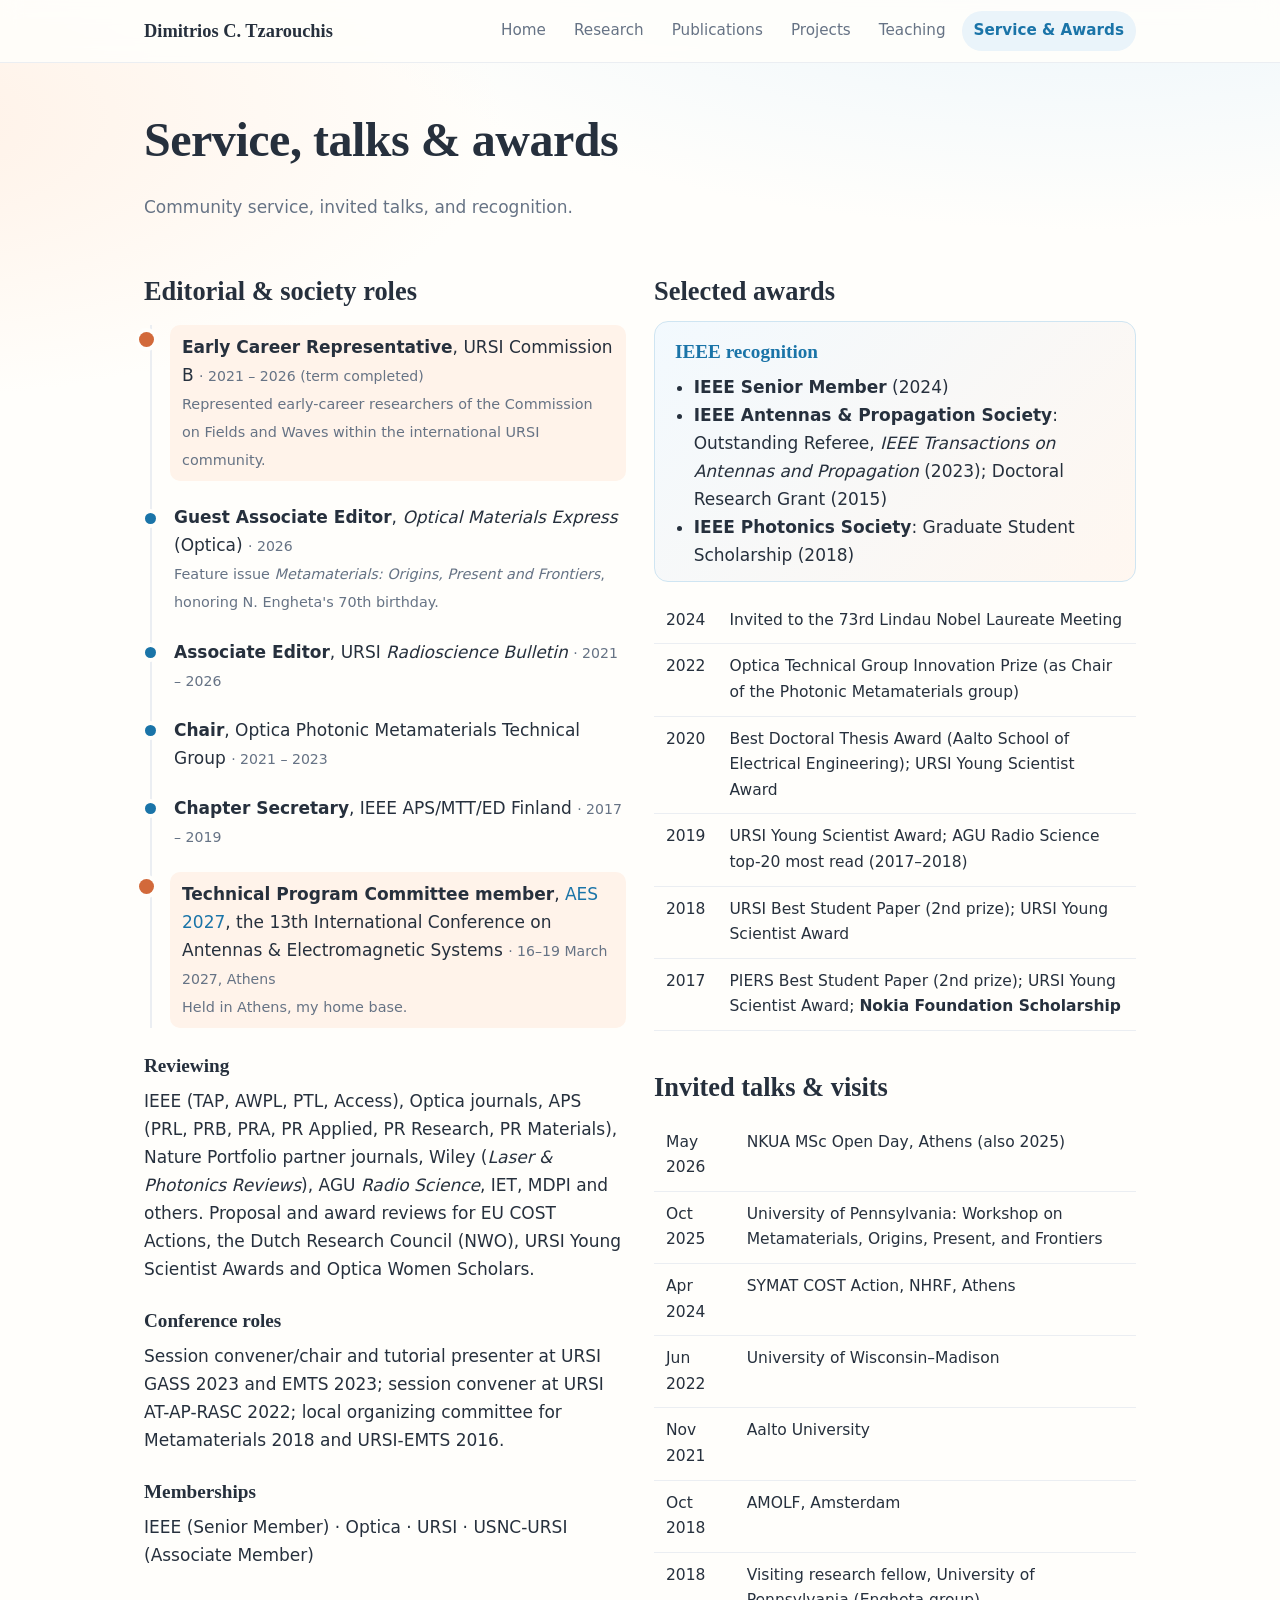
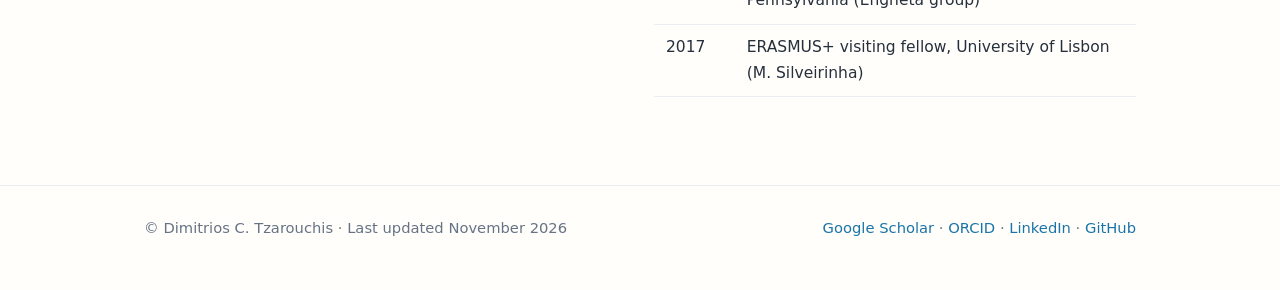
<file: service.html>
<!doctype html>
<html lang="en"><head><meta charset="utf-8">
<meta name="viewport" content="width=device-width,initial-scale=1">
<title>Service &amp; Awards · Dimitrios C. Tzarouchis</title>
<meta name="description" content="Editorial roles, reviewing, invited talks and awards.">
<meta property="og:title" content="Service &amp; Awards · Dimitrios C. Tzarouchis">
<meta property="og:description" content="Editorial roles, reviewing, invited talks and awards.">
<link rel="stylesheet" href="assets/style.css">
</head><body>
<header class="site"><div class="wrap"><a class="brand" href="index.html">Dimitrios C. Tzarouchis</a>
<nav aria-label="Main"><ul><li><a href="index.html">Home</a></li><li><a href="research.html">Research</a></li><li><a href="publications.html">Publications</a></li><li><a href="projects.html">Projects</a></li><li><a href="teaching.html">Teaching</a></li><li><a href="service.html" aria-current="page">Service & Awards</a></li></ul></nav></div></header>
<main class="wrap">
<section class="page-head"><h1>Service, talks &amp; awards</h1><p>Community service, invited talks, and recognition.</p></section>
<div class="two"><div>
<h2>Editorial &amp; society roles</h2>
<div class="timeline">
<div class="item feat"><b>Early Career Representative</b>, URSI Commission B <span class="when">· 2021 – 2026 (term completed)</span><br><span class="note">Represented early-career researchers of the Commission on Fields and Waves within the international URSI community.</span></div>
<div class="item"><b>Guest Associate Editor</b>, <i>Optical Materials Express</i> (Optica) <span class="when">· 2026</span><br><span class="note">Feature issue <i>Metamaterials: Origins, Present and Frontiers</i>, honoring N. Engheta's 70th birthday.</span></div>
<div class="item"><b>Associate Editor</b>, URSI <i>Radioscience Bulletin</i> <span class="when">· 2021 – 2026</span></div>
<div class="item"><b>Chair</b>, Optica Photonic Metamaterials Technical Group <span class="when">· 2021 – 2023</span></div>
<div class="item"><b>Chapter Secretary</b>, IEEE APS/MTT/ED Finland <span class="when">· 2017 – 2019</span></div>
<div class="item feat"><b>Technical Program Committee member</b>, <a href="https://aesconference.org">AES 2027</a>, the 13th International Conference on Antennas &amp; Electromagnetic Systems <span class="when">· 16–19 March 2027, Athens</span><br><span class="note">Held in Athens, my home base.</span></div>
</div>
<h3>Reviewing</h3>
<p>IEEE (TAP, AWPL, PTL, Access), Optica journals, APS (PRL, PRB, PRA, PR Applied, PR Research, PR Materials), Nature Portfolio partner journals, Wiley (<i>Laser &amp; Photonics Reviews</i>), AGU <i>Radio Science</i>, IET, MDPI and others. Proposal and award reviews for EU COST Actions, the Dutch Research Council (NWO), URSI Young Scientist Awards and Optica Women Scholars.</p>
<h3>Conference roles</h3>
<p>Session convener/chair and tutorial presenter at URSI GASS 2023 and EMTS 2023; session convener at URSI AT-AP-RASC 2022; local organizing committee for Metamaterials 2018 and URSI-EMTS 2016.</p>
<h3>Memberships</h3>
<p>IEEE (Senior Member) · Optica · URSI · USNC-URSI (Associate Member)</p>
</div>
<div>
<h2>Selected awards</h2>
<div class="callout ieee"><h3>IEEE recognition</h3>
<ul>
<li><b>IEEE Senior Member</b> (2024)</li>
<li><b>IEEE Antennas &amp; Propagation Society</b>: Outstanding Referee, <i>IEEE Transactions on Antennas and Propagation</i> (2023); Doctoral Research Grant (2015)</li>
<li><b>IEEE Photonics Society</b>: Graduate Student Scholarship (2018)</li>
</ul></div>
<table class="clean">
<tr><td>2024</td><td>Invited to the 73rd Lindau Nobel Laureate Meeting</td></tr>
<tr><td>2022</td><td>Optica Technical Group Innovation Prize (as Chair of the Photonic Metamaterials group)</td></tr>
<tr><td>2020</td><td>Best Doctoral Thesis Award (Aalto School of Electrical Engineering); URSI Young Scientist Award</td></tr>
<tr><td>2019</td><td>URSI Young Scientist Award; AGU Radio Science top-20 most read (2017–2018)</td></tr>
<tr><td>2018</td><td>URSI Best Student Paper (2nd prize); URSI Young Scientist Award</td></tr>
<tr><td>2017</td><td>PIERS Best Student Paper (2nd prize); URSI Young Scientist Award; <b>Nokia Foundation Scholarship</b></td></tr>
</table>
<h2>Invited talks &amp; visits</h2>
<table class="clean">
<tr><td>May 2026</td><td>NKUA MSc Open Day, Athens (also 2025)</td></tr>
<tr><td>Oct 2025</td><td>University of Pennsylvania: Workshop on Metamaterials, Origins, Present, and Frontiers</td></tr>
<tr><td>Apr 2024</td><td>SYMAT COST Action, NHRF, Athens</td></tr>
<tr><td>Jun 2022</td><td>University of Wisconsin–Madison</td></tr>
<tr><td>Nov 2021</td><td>Aalto University</td></tr>
<tr><td>Oct 2018</td><td>AMOLF, Amsterdam</td></tr>
<tr><td>2018</td><td>Visiting research fellow, University of Pennsylvania (Engheta group)</td></tr>
<tr><td>2017</td><td>ERASMUS+ visiting fellow, University of Lisbon (M. Silveirinha)</td></tr>
</table>
</div></div>

</main>
<footer class="site"><div class="wrap">
<div>© Dimitrios C. Tzarouchis · Last updated November 2026</div>
<div><a href="https://scholar.google.com/citations?user=mfFLfc8AAAAJ&hl=en">Google Scholar</a> · <a href="https://orcid.org/0000-0003-2044-1615">ORCID</a> · <a href="https://www.linkedin.com/in/dtzarouc/">LinkedIn</a> · <a href="https://github.com/dtzarouc">GitHub</a></div>
</div></footer>
</body></html>
</file>
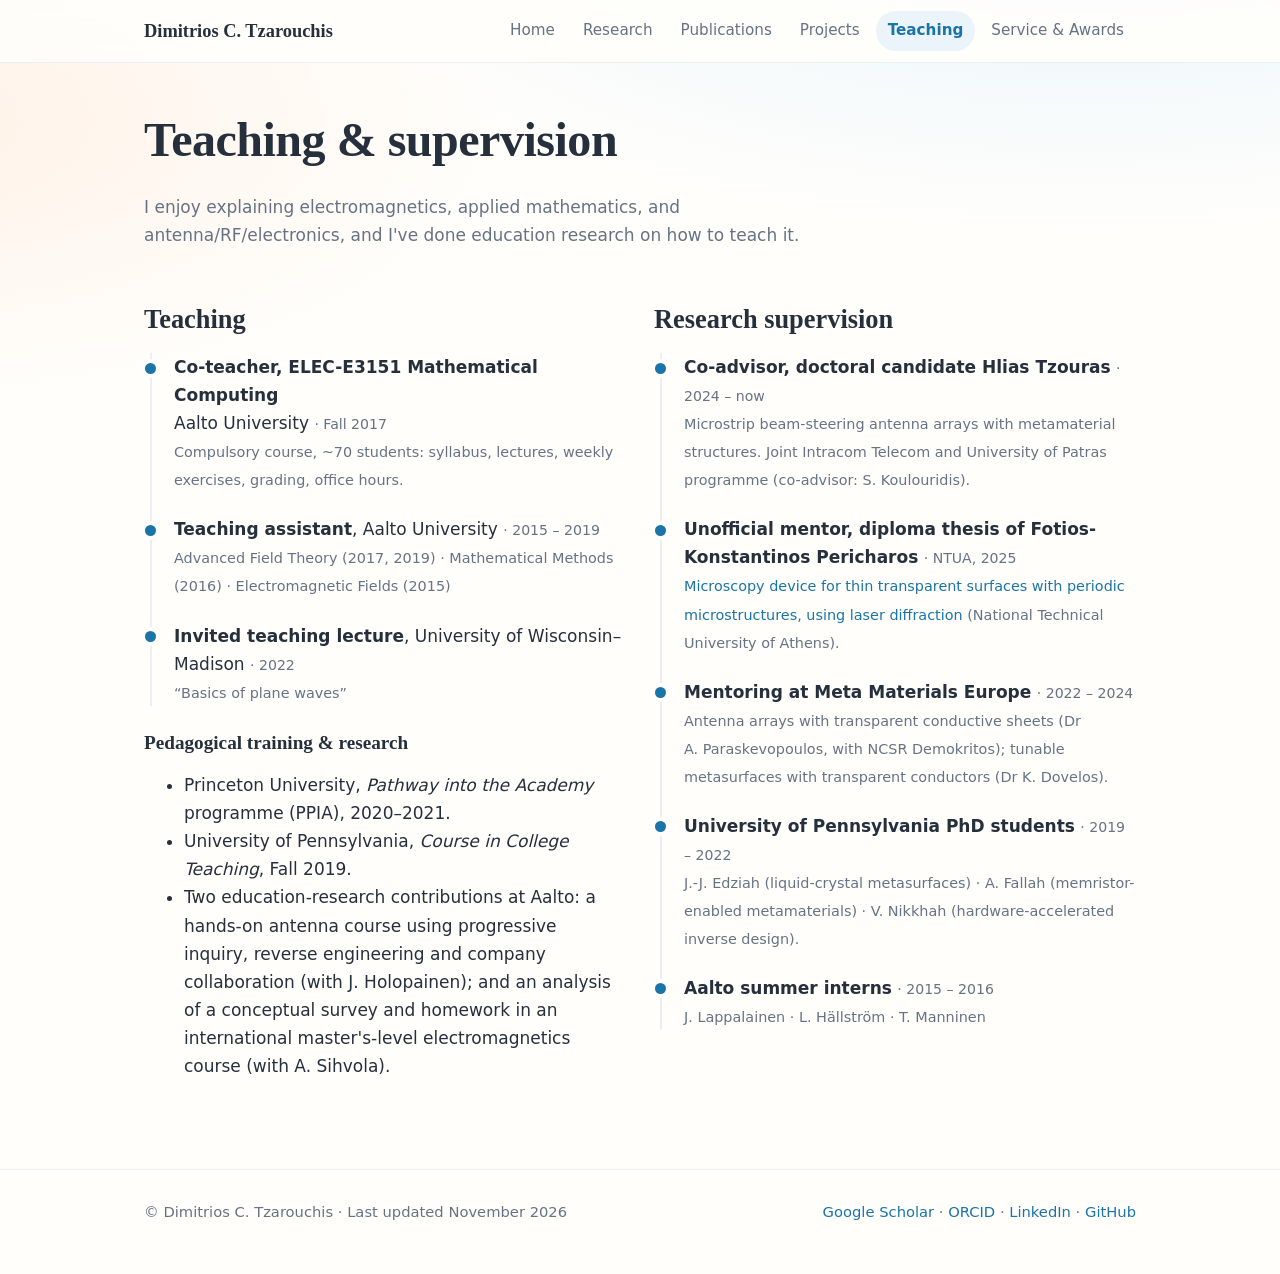
<file: teaching.html>
<!doctype html>
<html lang="en"><head><meta charset="utf-8">
<meta name="viewport" content="width=device-width,initial-scale=1">
<title>Teaching · Dimitrios C. Tzarouchis</title>
<meta name="description" content="Teaching, pedagogical research and research supervision.">
<meta property="og:title" content="Teaching · Dimitrios C. Tzarouchis">
<meta property="og:description" content="Teaching, pedagogical research and research supervision.">
<link rel="stylesheet" href="assets/style.css">
</head><body>
<header class="site"><div class="wrap"><a class="brand" href="index.html">Dimitrios C. Tzarouchis</a>
<nav aria-label="Main"><ul><li><a href="index.html">Home</a></li><li><a href="research.html">Research</a></li><li><a href="publications.html">Publications</a></li><li><a href="projects.html">Projects</a></li><li><a href="teaching.html" aria-current="page">Teaching</a></li><li><a href="service.html">Service & Awards</a></li></ul></nav></div></header>
<main class="wrap">
<section class="page-head"><h1>Teaching &amp; supervision</h1><p>I enjoy explaining electromagnetics, applied mathematics, and antenna/RF/electronics, and I've done education research on how to teach it.</p></section>
<div class="two">
<div>
<h2>Teaching</h2>
<div class="timeline">
<div class="item"><b>Co-teacher, ELEC-E3151 Mathematical Computing</b><br>Aalto University <span class="when">· Fall 2017</span><br>
<span class="note">Compulsory course, ~70 students: syllabus, lectures, weekly exercises, grading, office hours.</span></div>
<div class="item"><b>Teaching assistant</b>, Aalto University <span class="when">· 2015 – 2019</span><br>
<span class="note">Advanced Field Theory (2017, 2019) · Mathematical Methods (2016) · Electromagnetic Fields (2015)</span></div>
<div class="item"><b>Invited teaching lecture</b>, University of Wisconsin–Madison <span class="when">· 2022</span><br><span class="note">“Basics of plane waves”</span></div>
</div>
<h3>Pedagogical training &amp; research</h3>
<ul>
<li>Princeton University, <i>Pathway into the Academy</i> programme (PPIA), 2020–2021.</li>
<li>University of Pennsylvania, <i>Course in College Teaching</i>, Fall 2019.</li>
<li>Two education-research contributions at Aalto: a hands-on antenna course using progressive inquiry, reverse engineering and company collaboration (with J.&nbsp;Holopainen); and an analysis of a conceptual survey and homework in an international master's-level electromagnetics course (with A.&nbsp;Sihvola).</li>
</ul>
</div>
<div>
<h2>Research supervision</h2>
<div class="timeline">
<div class="item"><b>Co-advisor, doctoral candidate Hlias Tzouras</b> <span class="when">· 2024 – now</span><br><span class="note">Microstrip beam-steering antenna arrays with metamaterial structures. Joint Intracom Telecom and University of Patras programme (co-advisor: S.&nbsp;Koulouridis).</span></div>
<div class="item"><b>Unofficial mentor, diploma thesis of Fotios-Konstantinos Pericharos</b> <span class="when">· NTUA, 2025</span><br><span class="note"><a href="https://dspace.lib.ntua.gr/xmlui/handle/123456789/62936">Microscopy device for thin transparent surfaces with periodic microstructures, using laser diffraction</a> (National Technical University of Athens).</span></div>
<div class="item"><b>Mentoring at Meta Materials Europe</b> <span class="when">· 2022 – 2024</span><br><span class="note">Antenna arrays with transparent conductive sheets (Dr A.&nbsp;Paraskevopoulos, with NCSR Demokritos); tunable metasurfaces with transparent conductors (Dr K.&nbsp;Dovelos).</span></div>
<div class="item"><b>University of Pennsylvania PhD students</b> <span class="when">· 2019 – 2022</span><br><span class="note">J.-J.&nbsp;Edziah (liquid-crystal metasurfaces) · A.&nbsp;Fallah (memristor-enabled metamaterials) · V.&nbsp;Nikkhah (hardware-accelerated inverse design).</span></div>
<div class="item"><b>Aalto summer interns</b> <span class="when">· 2015 – 2016</span><br><span class="note">J.&nbsp;Lappalainen · L.&nbsp;H&auml;llstr&ouml;m · T.&nbsp;Manninen</span></div>
</div>
</div>
</div>

</main>
<footer class="site"><div class="wrap">
<div>© Dimitrios C. Tzarouchis · Last updated November 2026</div>
<div><a href="https://scholar.google.com/citations?user=mfFLfc8AAAAJ&hl=en">Google Scholar</a> · <a href="https://orcid.org/0000-0003-2044-1615">ORCID</a> · <a href="https://www.linkedin.com/in/dtzarouc/">LinkedIn</a> · <a href="https://github.com/dtzarouc">GitHub</a></div>
</div></footer>
</body></html>
</file>
<file: assets/style.css>
:root{
  color-scheme:light;
  --bg:#fffefb; --surface:#ffffff; --ink:#26303d; --muted:#667385; --line:#ebeef2;
  --accent:#1a74a8; --accent-2:#d2693a; --accent-soft:#eaf4fa; --warm:#fff3ea; --radius:14px;
  --maxw:1040px;
}
*{box-sizing:border-box}
html{scroll-behavior:smooth}
body{margin:0;background:radial-gradient(1200px 500px at 85% -120px,#e6f3fb 0,transparent 70%),radial-gradient(900px 400px at -10% 120px,#fff1e6 0,transparent 70%),var(--bg);color:var(--ink);
  font:17px/1.65 "Inter",system-ui,-apple-system,"Segoe UI",Roboto,sans-serif;
  -webkit-font-smoothing:antialiased}
a{color:var(--accent);text-decoration:none;border-bottom:1px solid transparent}
a:hover{border-bottom-color:currentColor}
h1,h2,h3{font-family:"Source Serif 4",Georgia,"Times New Roman",serif;line-height:1.2;margin:0 0 .5em}
h1{font-size:clamp(2rem,4.5vw,3rem);letter-spacing:-.01em}
h2{font-size:1.65rem;margin-top:2.6rem}
h3{font-size:1.2rem;margin-top:1.6rem}
p{margin:.6em 0}
.wrap{max-width:var(--maxw);margin:0 auto;padding:0 24px}
header.site{position:sticky;top:0;z-index:10;background:color-mix(in srgb,var(--bg) 88%,transparent);
  backdrop-filter:blur(10px);border-bottom:1px solid var(--line)}
header.site .wrap{display:flex;align-items:center;justify-content:space-between;gap:16px;min-height:62px;flex-wrap:wrap}
.brand{font-family:"Source Serif 4",Georgia,serif;font-weight:600;font-size:1.15rem;color:var(--ink);border:0}
nav ul{display:flex;gap:4px;list-style:none;margin:0;padding:0;flex-wrap:wrap}
nav a{display:block;padding:7px 12px;border-radius:999px;color:var(--muted);font-size:.95rem;border:0}
nav a:hover{background:var(--accent-soft);color:var(--accent)}
nav a[aria-current="page"]{background:var(--accent-soft);color:var(--accent);font-weight:600}
.hero{display:grid;grid-template-columns:240px 1fr;gap:36px;align-items:start;padding:64px 0 28px}
.avatar{width:148px;height:148px;border-radius:50%;display:grid;place-items:center;
  background:linear-gradient(135deg,var(--accent),#2a8f8a);color:#fff;
  font:600 3rem "Source Serif 4",Georgia,serif;box-shadow:0 8px 28px rgba(11,92,138,.25)}
.hero .role{color:var(--accent);font-weight:600;margin:.2em 0 .6em}
.hero .lede{font-size:1.1rem;color:var(--ink);max-width:62ch}
.pill-row{display:flex;flex-wrap:wrap;gap:8px;margin:18px 0 0}
.pill{padding:6px 14px;border:1px solid var(--line);border-radius:999px;background:var(--surface);
  font-size:.9rem;color:var(--ink)}
a.pill{color:var(--accent)} a.pill:hover{border-color:var(--accent);background:var(--accent-soft)}
.stats{display:grid;grid-template-columns:repeat(auto-fit,minmax(150px,1fr));gap:14px;margin:30px 0}
.stat{background:var(--surface);border:1px solid var(--line);border-radius:var(--radius);padding:16px 18px}
.stat b{display:block;font:600 1.9rem "Source Serif 4",Georgia,serif;color:var(--accent)}
.stat span{color:var(--muted);font-size:.9rem}
.grid{display:grid;grid-template-columns:repeat(auto-fit,minmax(290px,1fr));gap:18px}
.grid.g2{grid-template-columns:repeat(auto-fit,minmax(380px,1fr))}
.card{background:var(--surface);border:1px solid var(--line);border-radius:var(--radius);padding:20px 22px}
.card h3{margin-top:0}
.card p{color:var(--muted);margin:.4em 0}
.card .tag{font-size:.78rem;text-transform:uppercase;letter-spacing:.06em;color:var(--accent-2);font-weight:600}
.timeline{border-left:2px solid var(--line);margin:1em 0 0 6px;padding-left:22px}
.timeline .item{position:relative;margin-bottom:22px}
.timeline .item::before{content:"";position:absolute;left:-29px;top:.55em;width:11px;height:11px;border-radius:50%;
  background:var(--accent);box-shadow:0 0 0 4px var(--bg)}
.item .when{color:var(--muted);font-size:.88rem}
.item b{font-weight:600}
.news{list-style:none;padding:0;margin:0}
.news li{display:grid;grid-template-columns:92px 1fr;gap:12px;padding:10px 0;border-bottom:1px solid var(--line)}
.news time{color:var(--muted);font-size:.9rem}
ol.pubs{list-style:none;padding:0;margin:0}
ol.pubs li{padding:14px 0 14px 0;border-bottom:1px solid var(--line)}
ol.pubs .t{font-weight:600}
ol.pubs .meta{color:var(--muted);font-size:.93rem}
ol.pubs .badge{display:inline-block;font-size:.72rem;padding:2px 9px;border-radius:999px;margin-left:6px;
  background:var(--accent-soft);color:var(--accent);font-weight:600;vertical-align:1px}
ol.pubs .me{font-weight:600;color:var(--ink)}
.filters{display:flex;flex-wrap:wrap;gap:8px;margin:14px 0 6px}
.filters button{font:inherit;font-size:.9rem;padding:6px 14px;border-radius:999px;border:1px solid var(--line);
  background:var(--surface);color:var(--ink);cursor:pointer}
.filters button[aria-pressed="true"]{background:var(--accent);border-color:var(--accent);color:#fff}
table.clean{width:100%;border-collapse:collapse;margin:1em 0;font-size:.97rem}
table.clean th,table.clean td{text-align:left;padding:10px 12px;border-bottom:1px solid var(--line);vertical-align:top}
table.clean th{color:var(--muted);font-weight:600;font-size:.82rem;text-transform:uppercase;letter-spacing:.05em}
.two{display:grid;grid-template-columns:1fr 1fr;gap:28px}
.note{color:var(--muted);font-size:.9rem}
footer.site{margin-top:72px;border-top:1px solid var(--line);padding:30px 0 50px;color:var(--muted);font-size:.92rem}
footer.site .wrap{display:flex;justify-content:space-between;gap:20px;flex-wrap:wrap}
.page-head{padding:48px 0 4px}
.page-head p{color:var(--muted);max-width:68ch}
@media (max-width:760px){
  .hero{grid-template-columns:1fr;padding-top:36px}.portrait{width:200px;margin:0 auto 10px}
  .two{grid-template-columns:1fr}.news li{grid-template-columns:1fr;gap:0}
}
@media print{header.site,footer.site,.filters{display:none}body{background:#fff;color:#000}}

/* portrait: playful but professional */
.portrait{margin:0;position:relative;width:240px}
.portrait::before{content:"";position:absolute;inset:14px -14px -14px 14px;border-radius:26px;
  background:linear-gradient(135deg,#ffd9c2,#bfe3f5);z-index:0;transform:rotate(2.5deg)}
.portrait img{position:relative;z-index:1;display:block;width:100%;height:auto;aspect-ratio:4/5;object-fit:cover;
  border-radius:24px;border:4px solid #fff;box-shadow:0 14px 34px rgba(38,48,61,.16)}
/* research cards */
.card .ic{width:46px;height:46px;color:var(--accent);background:var(--accent-soft);border-radius:12px;padding:9px;float:right;margin:0 0 8px 12px}
.card .ic svg{width:100%;height:100%;display:block}
.card .links{font-size:.9rem;margin-top:.9em;padding-top:.7em;border-top:1px dashed var(--line);clear:both}
.card .links b{color:var(--ink);font-weight:600}
.card{box-shadow:0 1px 0 rgba(38,48,61,.03)}
/* IEEE callout, featured service item */
.callout{border:1px solid #cfe5f2;background:linear-gradient(135deg,#f2f9fe,#fff7f0);border-radius:var(--radius);padding:6px 20px 12px;margin:12px 0}
.callout h3{margin-top:12px;color:var(--accent)}
.callout ul{margin:.3em 0 0;padding-left:1.1em}
.timeline .item.feat::before{width:15px;height:15px;left:-31px;top:.4em;background:var(--accent-2)}
.timeline .item.feat{background:var(--warm);border-radius:10px;padding:8px 12px;margin-left:-4px}
/* industrial research highlight */
.industry{margin:34px 0 6px;padding:22px 26px 14px;border-radius:var(--radius);border:1px solid #f1d6c3;
  background:linear-gradient(135deg,#fff3ea,#f2f9fe);box-shadow:0 6px 22px rgba(210,105,58,.08)}
.industry .tag{font-size:.78rem;text-transform:uppercase;letter-spacing:.06em;color:var(--accent-2);font-weight:600}
.industry h2{margin:.2em 0 .4em;font-size:1.45rem}
.industry ul.ind{margin:.4em 0 .6em;padding-left:1.2em}
.industry li{margin:.25em 0}
.note.music{font-size:.92rem;opacity:.9}
.note.music a{border-bottom:1px dotted currentColor}
</file>
